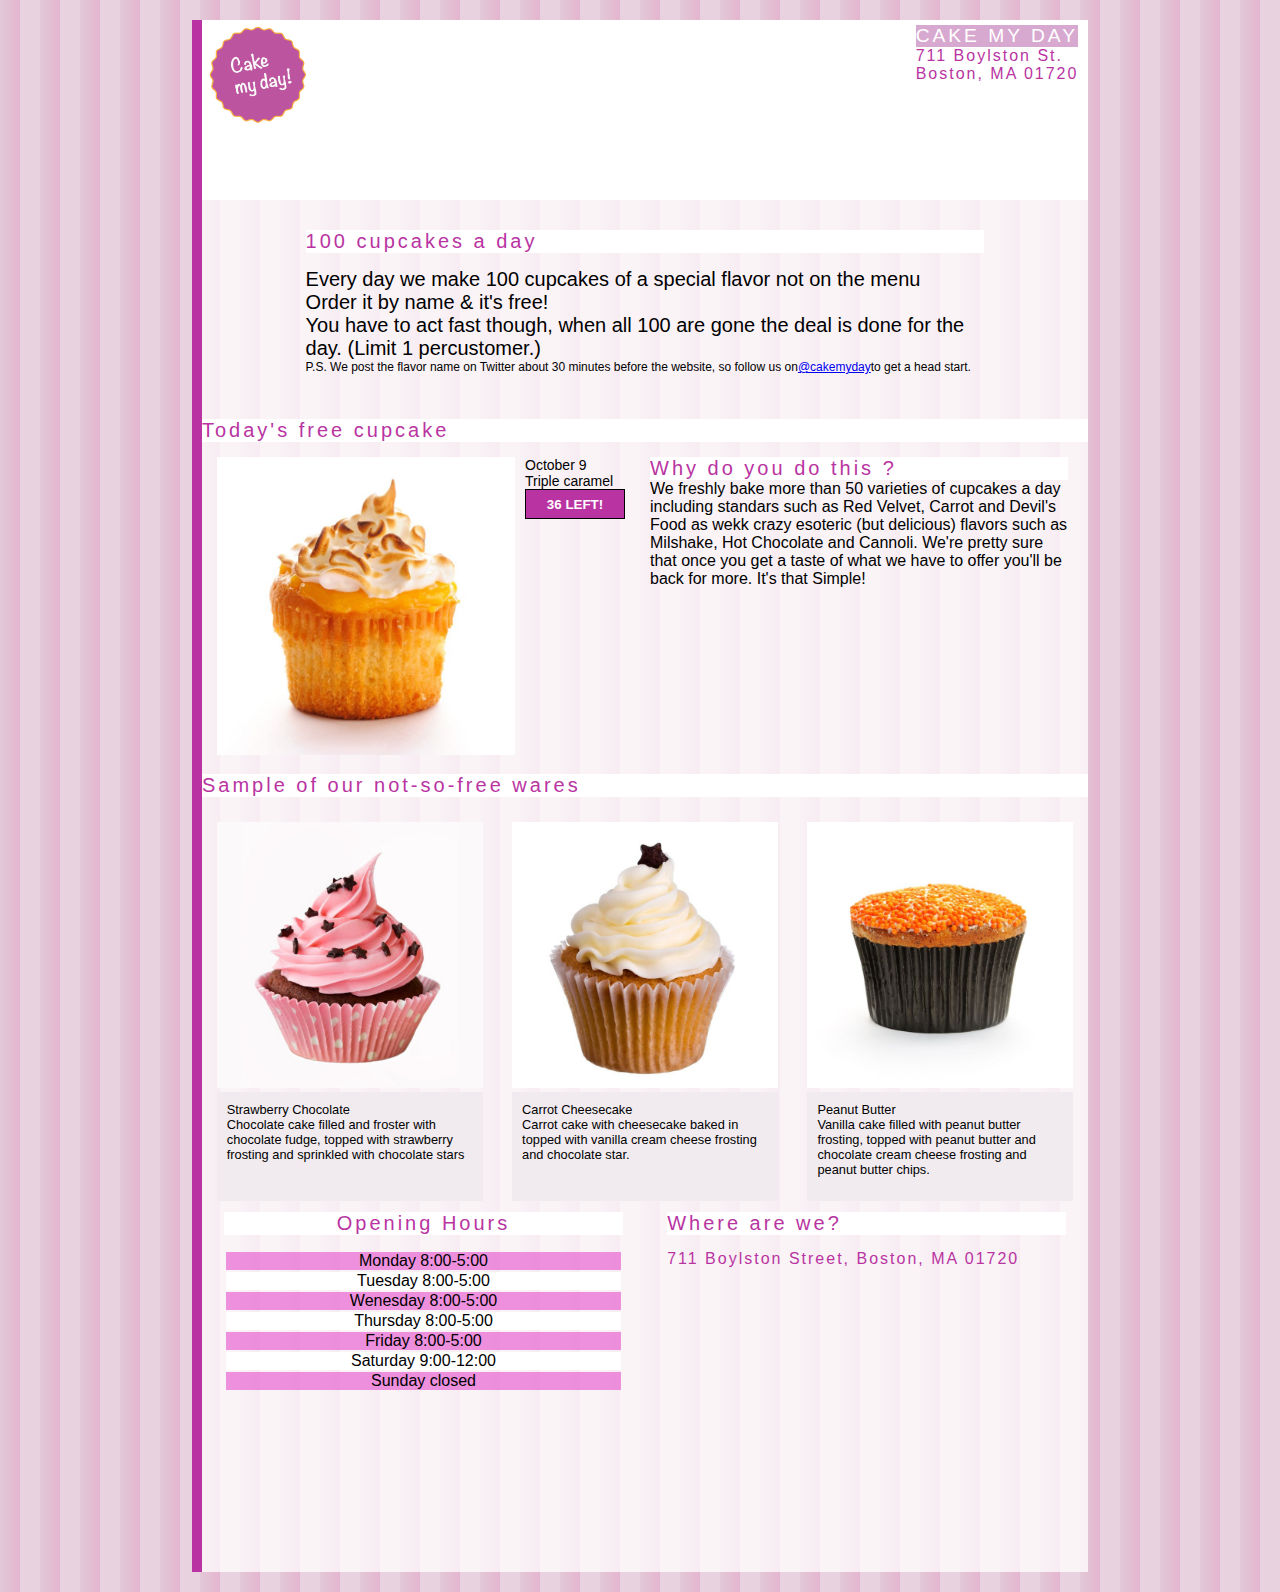
<file: cake my day 1/cakeMyDay.html>
<!DOCTYPE html>
<html lang="fr">

<head>
    <meta charset="UTF-8">
    <meta name="viewport" content="width=device-width, initial-scale=1.0">
    <meta name="author" content="Sophie Ostermeyer">
    <link rel="shortcut icon" href="assets/img/logo.png">
    <link rel="stylesheet" href="assets/css/cakeMyDay.css">
    <title>Cake My Day</title>
</head>

<body>
    <div id="container">
        <header>
            <!-- Toujours mettre une image dans une div car c'est une balise in-line -->
            <div class="logo">
                <img src="assets/img/logo.png" alt="logo cake my day" >
            </div>
            <div>
                <h1>CAKE MY DAY</h1>
                <p class="adress espace">711 Boylston St. <br>Boston, MA 01720</p>
                <!-- on peut aussi utiliser la balise <adress></adress> -->
            </div>
        </header>

        <!-- <main> -->
<!-- Pas besoin de balise Main  mais on peut-->

            <!-- section 1************************ -->

            <section class="presentation">
                <h2 class="day">100 cupcakes a day</h2>
                <div class="presentationText">
                    <p>Every day we make 100 cupcakes of a special flavor not on the menu <br>
                        Order it by name & it's free! <br>You have to act fast though, when all 100 are gone the deal is
                        done for the day. (Limit 1 percustomer.)</p>
                    <p class="ps"> P.S. We post the flavor name on Twitter about 30 minutes before the website, so
                        follow us on<a href="#">@cakemyday</a>to get a head start.</p>
                </div>
            </section>
        <!-- section 2************************* -->
            <h2 class="today">Today's free cupcake</h2>


            <section class="freeCupcake">
                <div class="cupcakeCard">
                    <div class="cupcakeImg">
                        <img src="assets/img/cupcake1.jpg" alt="cupcake" class="cupcake1">
                    </div>
                    <div class="legende">
                        <p>October 9 <br> Triple caramel</p>
                        <button class="quantity">36 LEFT!</button>
                    </div>
                </div>
                <div class="why">
                    <h2>Why do you do this ?</h2>
                    <p> We freshly bake more than 50 varieties of cupcakes a day including standars such as Red Velvet,
                        Carrot and Devil's Food as wekk crazy esoteric (but delicious) flavors such as Milshake, Hot
                        Chocolate and Cannoli. We're pretty sure that once you get a taste of what we have to offer
                        you'll be back for more. It's that Simple!</p>
                </div>
            </section>
            <!-- section 3******************** -->

            <div class="bgMobile">
                <h2>Sample of our not-so-free wares</h2>
                <section class="sample">
                    <figure>
                        <img src="assets/img/cupcake2.jpg" alt="cupcake">
                        <figcaption>Strawberry Chocolate<br> Chocolate cake filled and froster with chocolate fudge,
                            topped
                            with strawberry frosting and sprinkled with chocolate stars</figcaption>
                    </figure>
                    <figure>
                        <img src="assets/img/cupcake3.jpg" alt="cupcake">
                        <figcaption>Carrot Cheesecake<br> Carrot cake with cheesecake baked in topped with vanilla cream
                            cheese frosting and chocolate star.</figcaption>
                    </figure>
                    <figure>
                        <img src="assets/img/cupcake4.jpg" alt="cupcake">
                        <figcaption>Peanut Butter<br> Vanilla cake filled with peanut butter frosting, topped with
                            peanut
                            butter and chocolate cream cheese frosting and peanut butter chips.</figcaption>
                    </figure>
                </section>
            </div>

            <footer>
                <div class="hours">
                    <h2>Opening Hours</h2>
                    <table>
                        <tr>
                            <th>Monday 8:00-5:00</th>
                        </tr>
                        <tr>
                            <th>Tuesday 8:00-5:00</th>
                        </tr>
                        <tr>
                            <th>Wenesday 8:00-5:00</th>
                        </tr>
                        <tr>
                            <th>Thursday 8:00-5:00</th>
                        </tr>
                        <tr>
                            <th>Friday 8:00-5:00</th>
                        </tr>
                        <tr>
                            <th>Saturday 9:00-12:00</th>
                        </tr>
                        <tr>
                            <th>Sunday closed</th>
                        </tr>
                    </table>
                </div>
                <div class="map">
                    <h2>Where are we?</h2>
                    <p class="adress adress2">711 Boylston Street, Boston, MA 01720</p>
                    <iframe
                        src="https://www.google.com/maps/embed?pb=!1m18!1m12!1m3!1d2948.6637206153073!2d-71.08232422503235!3d42.349692435758236!2m3!1f0!2f0!3f0!3m2!1i1024!2i768!4f13.1!3m3!1m2!1s0x89e37a0e9c3f4717%3A0xf42411ed1082f222!2s711%20Boylston%20St%2C%20Boston%2C%20MA%2002116%2C%20%C3%89tats-Unis!5e0!3m2!1sfr!2sfr!4v1701113813334!5m2!1sfr!2sfr"
                        width="600" height="300" style="border:0;" allowfullscreen="" loading="lazy"
                        referrerpolicy="no-referrer-when-downgrade"></iframe>
                </div>
            </footer>

        <!-- </main> -->


    </div>
</body>

</html>
</file>
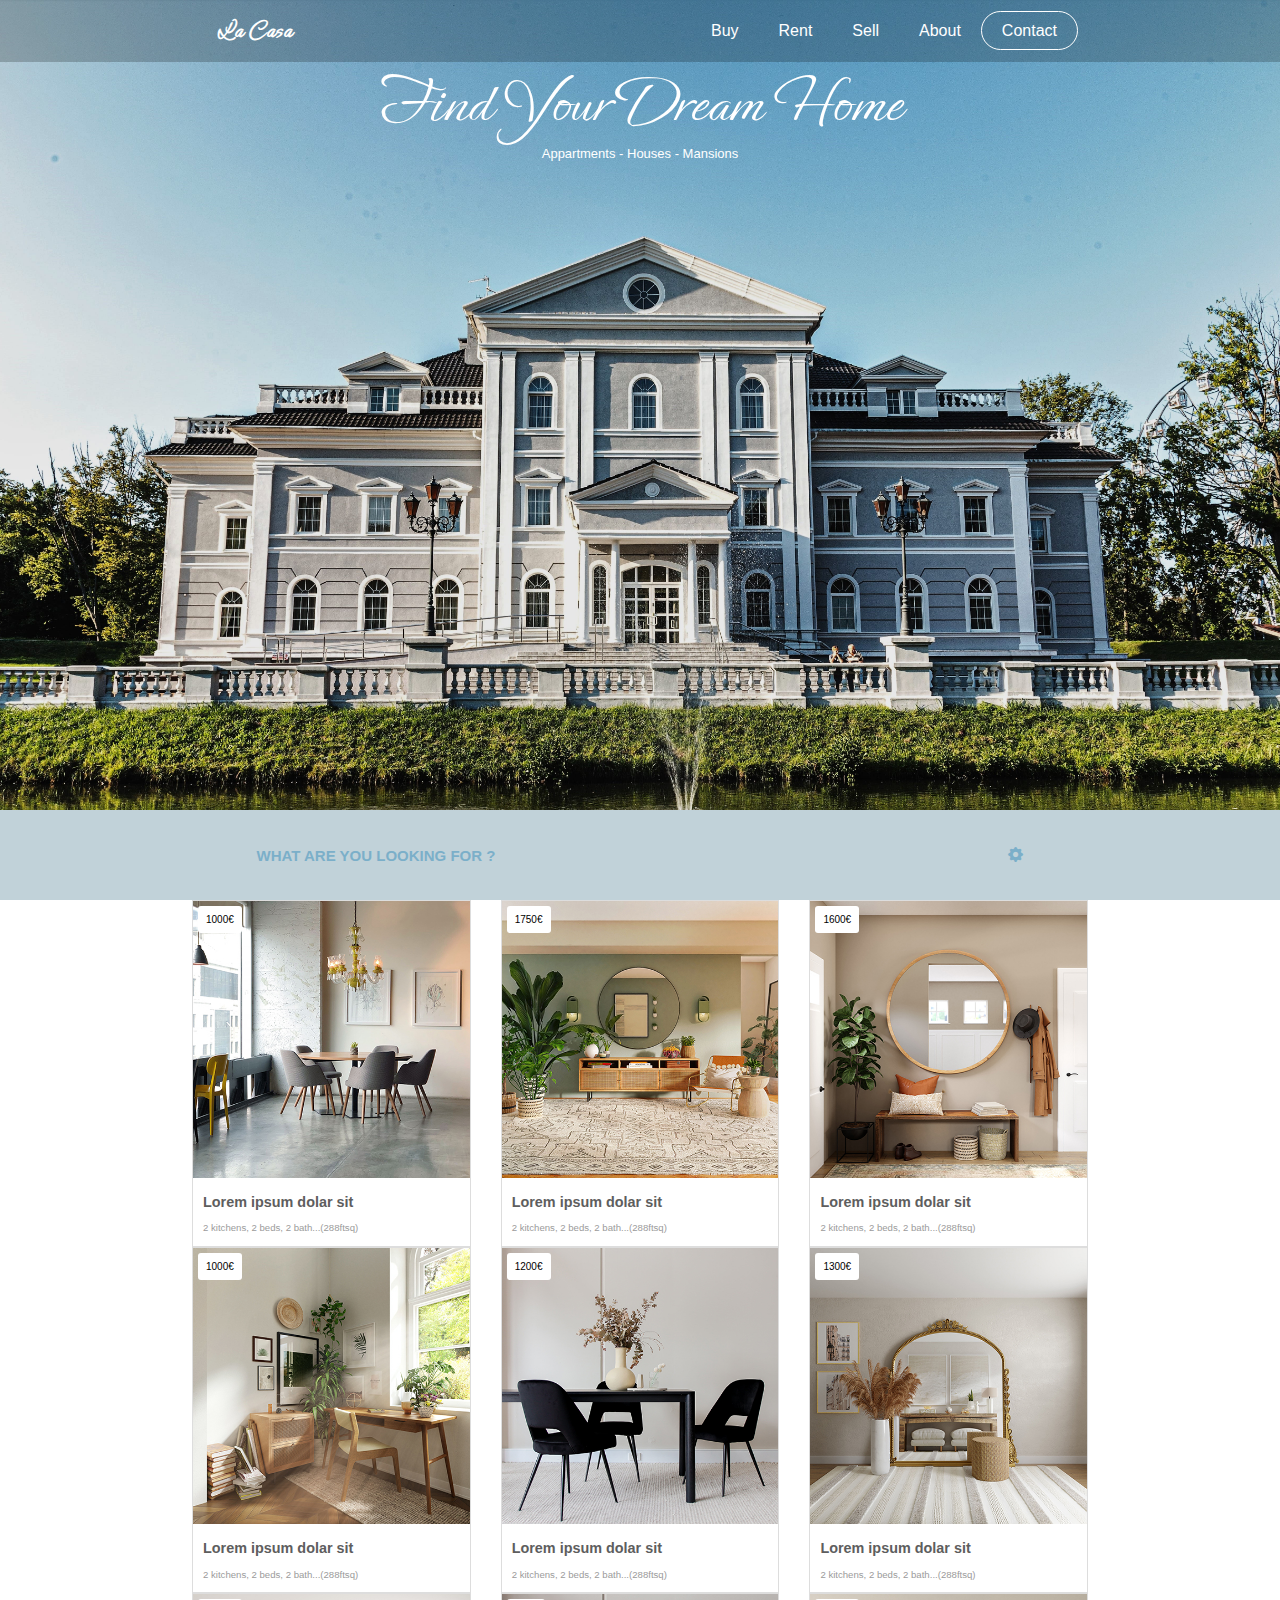
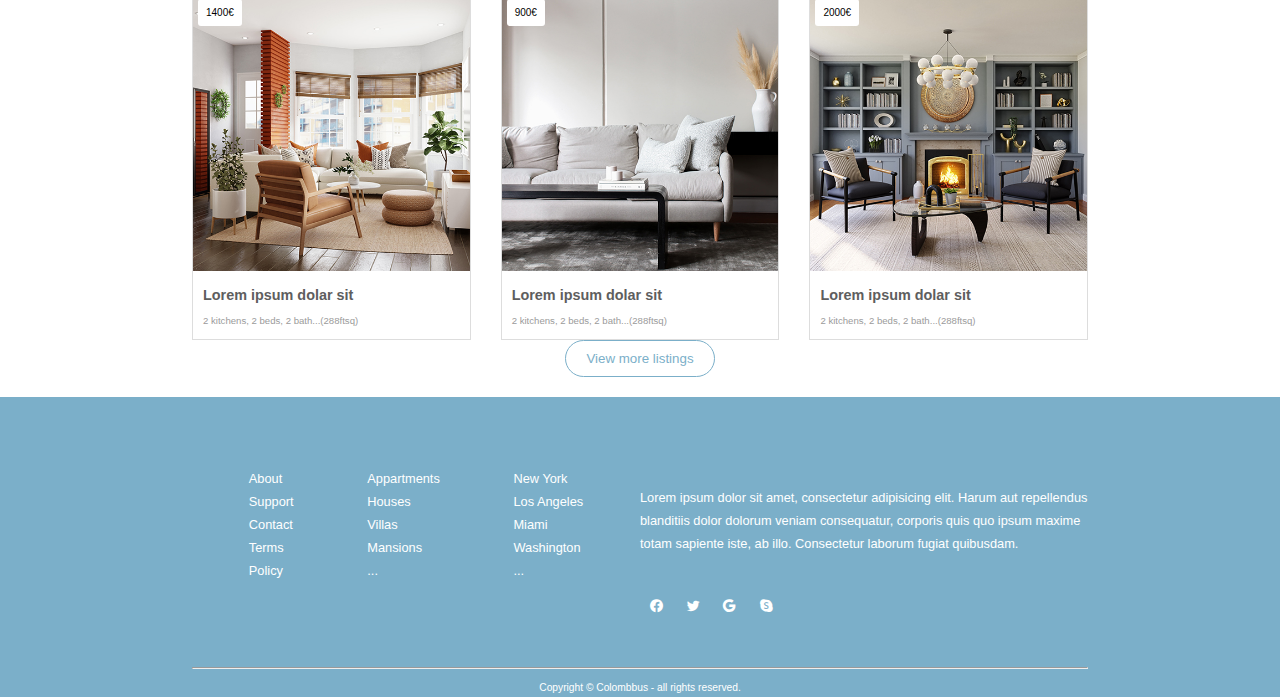
<file: casa 2/casa2.html>
<!DOCTYPE html>
<html lang="fr">

<head>
    <meta charset="UTF-8">
    <meta name="viewport" content="width=device-width, initial-scale=1.0">
    <meta http-equiv="X-UA-Compatible" content="IE=edge">
    <link rel="preconnect" href="https://fonts.googleapis.com">
    <link rel="preconnect" href="https://fonts.gstatic.com" crossorigin>
    <link href="https://fonts.googleapis.com/css2?family=Ephesis&display=swap" rel="stylesheet">

    <!--les icones depuis bootstrat  -->
    <link rel="stylesheet" href="https://cdn.jsdelivr.net/npm/bootstrap-icons@1.9.1/font/bootstrap-icons.css">

    <link rel="shortcut icon" href="assets/img/icon.png" type="image/x-icon">



    <link rel="stylesheet" href="assets/css/casa2.css">


    <title>La casa - Accueil</title>
</head>

<body>
    <header>
        <div id="navigation">
            <h1>La Casa</h1>
            <nav>
                <ul id="liste">
                    <li><a href="#">Buy</a></li>
                    <li><a href="#">Rent</a></li>
                    <li><a href="#">Sell</a></li>
                    <li><a href="#">About</a></li>
                    <li><a id="contact" href="#">Contact</a></li>
                </ul>
            </nav>
        </div>
        <div id="presentation">
            <h2>Find your dream home</h2>
            <p>Appartments - Houses - Mansions</p>
        </div>
    </header>

    <section id="recherche">
        <p>
            What are you looking for ?
        </p>
        <i class="bi bi-gear-fill"></i>
    </section>


    <main>
        <div id="container">

            <section class="ligne">
                <article>
                    <div class="annonce">
                        <img src="assets/img/01-img.jpg" alt="">
                        <div class="prix">
                            1000€
                        </div>
                        <div class="texte">
                            <h2>Lorem ipsum dolar sit</h2>
                            <p> 2 kitchens, 2 beds, 2 bath...(288ftsq)</p>
                        </div>
                    </div>
                </article>
                <article>
                    <div class="annonce">
                        <img src="assets/img/02-img.jpg" alt="">
                        <div class="prix">
                            1750€
                        </div>
                        <div class="texte">
                            <h2>Lorem ipsum dolar sit</h2>
                            <p> 2 kitchens, 2 beds, 2 bath...(288ftsq)</p>
                        </div>
                    </div>
                </article>
                <article>
                    <div class="annonce">
                        <img src="assets/img/03-img.jpg" alt="">
                        <div class="prix">
                            1600€
                        </div>
                        <div class="texte">
                            <h2>Lorem ipsum dolar sit</h2>
                            <p> 2 kitchens, 2 beds, 2 bath...(288ftsq)</p>
                        </div>
                    </div>
                </article>
                <article>
                    <div class="annonce">
                        <img src="assets/img/04-img.jpg" alt="">
                        <div class="prix">
                            1000€
                        </div>
                        <div class="texte">
                            <h2>Lorem ipsum dolar sit</h2>
                            <p> 2 kitchens, 2 beds, 2 bath...(288ftsq)</p>
                        </div>
                    </div>
                </article>
                <article>
                    <div class="annonce">
                        <img src="assets/img/05-img.jpg" alt="">
                        <div class="prix">
                            1200€
                        </div>
                        <div class="texte">
                            <h2>Lorem ipsum dolar sit</h2>
                            <p> 2 kitchens, 2 beds, 2 bath...(288ftsq)</p>
                        </div>
                    </div>
                </article>
                <article>
                    <div class="annonce">
                        <img src="assets/img/06-img.jpg" alt="">
                        <div class="prix">
                            1300€
                        </div>
                        <div class="texte">
                            <h2>Lorem ipsum dolar sit</h2>
                            <p> 2 kitchens, 2 beds, 2 bath...(288ftsq)</p>
                        </div>
                    </div>
                </article>
                <article>
                    <div class="annonce">
                        <img src="assets/img/07-img.jpg" alt="">
                        <div class="prix">
                            1400€
                        </div>
                        <div class="texte">
                            <h2>Lorem ipsum dolar sit</h2>
                            <p> 2 kitchens, 2 beds, 2 bath...(288ftsq)</p>
                        </div>
                    </div>
                </article>
                <article>
                    <div class="annonce">
                        <img src="assets/img/08-img.jpg" alt="">
                        <div class="prix">
                            900€
                        </div>
                        <div class="texte">
                            <h2>Lorem ipsum dolar sit</h2>
                            <p> 2 kitchens, 2 beds, 2 bath...(288ftsq)</p>
                        </div>
                    </div>
                </article>
                <article>
                    <div class="annonce">
                        <img src="assets/img/09-img.jpg" alt="">
                        <div class="prix">
                            2000€
                        </div>
                        <div class="texte">
                            <h2>Lorem ipsum dolar sit</h2>
                            <p> 2 kitchens, 2 beds, 2 bath...(288ftsq)</p>
                        </div>
                    </div>
                </article>
            </section>
        </div>
        <div class="more">
            <button>
                View more listings
            </button>
        </div>


    </main>


    <footer>
        <div class="container">

            <div class="footer">

                <div class="row">
                    <div>
                        <p><a href="#">About</a></p>
                        <p><a href="#">Support</a></p>
                        <p><a href="#">Contact</a></p>
                        <p><a href="#">Terms</a></p>
                        <p><a href="#">Policy</a></p>
                    </div>
                    <div>
                        <p><a href="#">Appartments</a></p>
                        <p><a href="#">Houses</a></p>
                        <p><a href="#">Villas</a></p>
                        <p><a href="#">Mansions</a></p>
                        <p><a href="#">...</a></p>
                    </div>
                    <div>
                        <p><a href="#">New York</a></p>
                        <p><a href="#">Los Angeles</a></p>
                        <p><a href="#">Miami</a></p>
                        <p><a href="#">Washington</a></p>
                        <p><a href="#">...</a></p>
                    </div>
                </div>

                <div class="col">
                    <div>

                        <p>
                            Lorem ipsum dolor sit amet, consectetur adipisicing elit. Harum aut repellendus blanditiis
                            dolor
                            dolorum veniam consequatur, corporis quis quo ipsum maxime totam sapiente iste, ab illo.
                            Consectetur
                            laborum fugiat quibusdam.

                        </p>
                    </div>
                    <div class="socio">
                        <a href="#"><i class="bi bi-facebook"></i></a>
                        <a href="#"><i class="bi bi-twitter"></i></a>
                        <a href="#"><i class="bi bi-google"></i></a>
                        <a href="#"><i class="bi bi-skype"></i></a>
                    </div>
                </div>
            </div>
            <hr>
            <p class="copyright">
                Copyright &copy; Colombbus - all rights reserved.
            </p>
        </div>

    </footer>


</body>

</html>
</file>
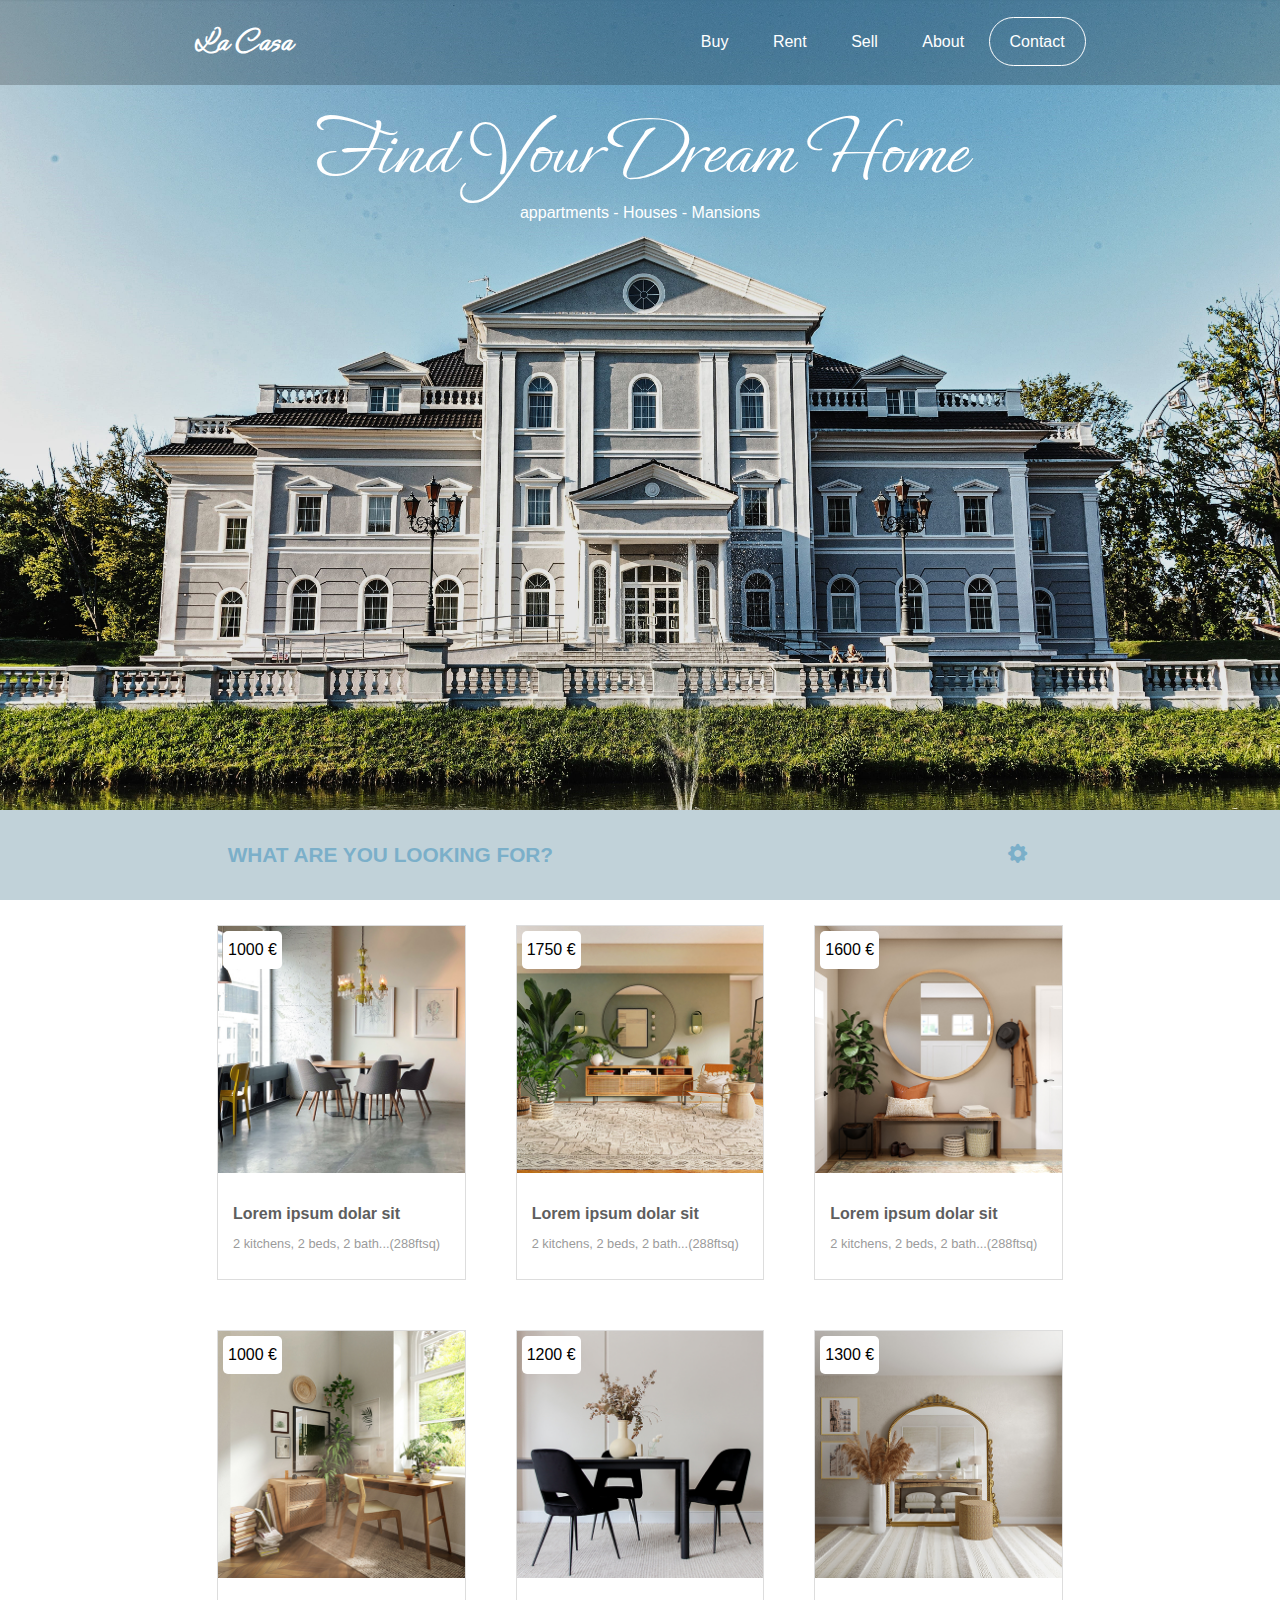
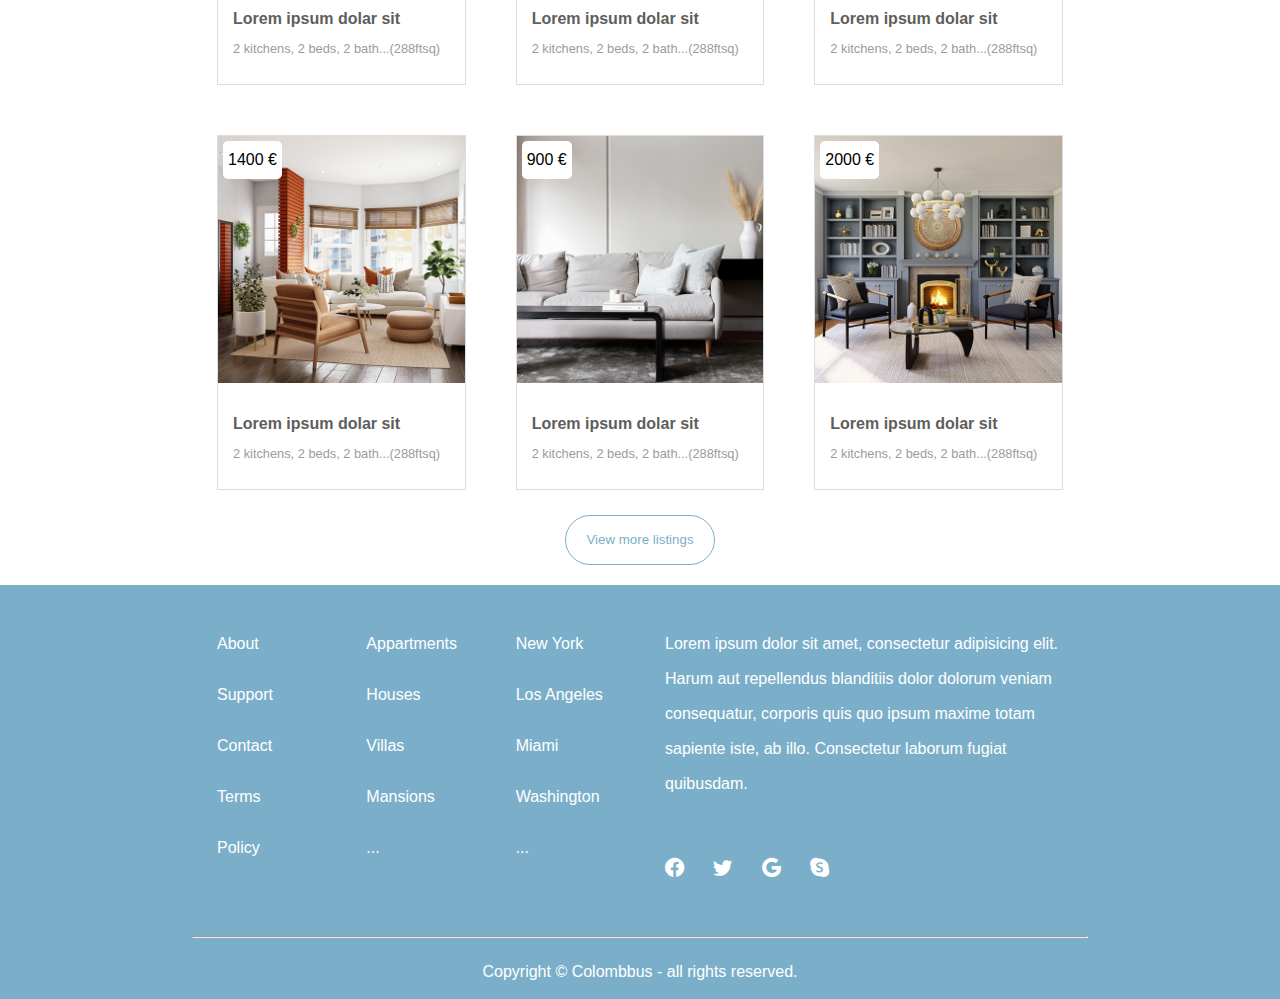
<file: casa/casa.html>
<!DOCTYPE html>
<html lang="fr">

<head>
  <meta charset="UTF-8">
  <meta name="viewport" content="width=device-width, initial-scale=1.0">
  <meta http-equiv="X-UA-Compatible" content="IE=edge">
  <link rel="preconnect" href="https://fonts.googleapis.com">
  <link rel="preconnect" href="https://fonts.gstatic.com" crossorigin>
  <link href="https://fonts.googleapis.com/css2?family=Ephesis&display=swap" rel="stylesheet">

  <!--les icones depuis bootstrat  -->
  <link rel="stylesheet" href="https://cdn.jsdelivr.net/npm/bootstrap-icons@1.9.1/font/bootstrap-icons.css">



  <link rel="stylesheet" href="assets/css/casa.css">


  <title>La casa - Accueil</title>
</head>

<body>
  <header>
    <div id="navigation">
      <h1>La Casa</h1>
      <nav>
        <a href="#">Buy</a>
        <a href="#">Rent</a>
        <a href="#">Sell</a>
        <a href="#">About</a>
        <a id="contact" href="#">Contact</a>

      </nav>
    </div>
    <div id="presentation">
      <h2>Find your dream home</h2>
      <p>appartments - Houses - Mansions</p>
    </div>

  </header>
  <section id="recherche">
    <p>
      What are you looking for?
    </p>
    <i class="bi bi-gear-fill"></i>
  </section>

  <main class="container">
    <section class="row">
      <article class="col-4">
        <div class="annonce">
          <img src="assets/img/01-img.jpg" alt="">
          <div class="prix">
            1000 €
          </div>
          <div class="texte">
            <h2>Lorem ipsum dolar sit</h2>
            <p> 2 kitchens, 2 beds, 2 bath...(288ftsq)</p>
          </div>
        </div>
      </article>

      <article class="col-4">
        <div class="annonce">
          <img src="assets/img/02-img.jpg" alt="">
          <div class="prix">
            1750 €
          </div>
          <div class="texte">
            <h2>Lorem ipsum dolar sit</h2>
            <p> 2 kitchens, 2 beds, 2 bath...(288ftsq)</p>
          </div>
        </div>
      </article>

      <article class="col-4">
        <div class="annonce">
          <img src="assets/img/03-img.jpg" alt="">
          <div class="prix">
            1600 €
          </div>
          <div class="texte">
            <h2>Lorem ipsum dolar sit</h2>
            <p> 2 kitchens, 2 beds, 2 bath...(288ftsq)</p>
          </div>
        </div>

      </article>
      <article class="col-4">
        <div class="annonce">
          <img src="assets/img/04-img.jpg" alt="">
          <div class="prix">
            1000 €
          </div>
          <div class="texte">
            <h2>Lorem ipsum dolar sit</h2>
            <p> 2 kitchens, 2 beds, 2 bath...(288ftsq)</p>
          </div>
        </div>
      </article>
      <article class="col-4">
        <div class="annonce">
          <img src="assets/img/05-img.jpg" alt="">
          <div class="prix">
            1200 €
          </div>
          <div class="texte">
            <h2>Lorem ipsum dolar sit</h2>
            <p> 2 kitchens, 2 beds, 2 bath...(288ftsq)</p>
          </div>
        </div>
      </article>
      <article class="col-4">
        <div class="annonce">
          <img src="assets/img/06-img.jpg" alt="">
          <div class="prix">
            1300 €
          </div>
          <div class="texte">
            <h2>Lorem ipsum dolar sit</h2>
            <p> 2 kitchens, 2 beds, 2 bath...(288ftsq)</p>
          </div>
        </div>
      </article>
      <article class="col-4">
        <div class="annonce">
          <img src="assets/img/07-img.jpg" alt="">
          <div class="prix">
            1400 €
          </div>
          <div class="texte">
            <h2>Lorem ipsum dolar sit</h2>
            <p> 2 kitchens, 2 beds, 2 bath...(288ftsq)</p>
          </div>
        </div>
      </article>
      <article class="col-4">
        <div class="annonce">
          <img src="assets/img/08-img.jpg" alt="">
          <div class="prix">
            900 €
          </div>
          <div class="texte">
            <h2>Lorem ipsum dolar sit</h2>
            <p> 2 kitchens, 2 beds, 2 bath...(288ftsq)</p>
          </div>
        </div>
      </article>
      <article class="col-4">
        <div class="annonce">
          <img src="assets/img/09-img.jpg" alt="">
          <div class="prix">
            2000 €
          </div>
          <div class="texte">
            <h2>Lorem ipsum dolar sit</h2>
            <p> 2 kitchens, 2 beds, 2 bath...(288ftsq)</p>
          </div>
        </div>
      </article>

    </section>

    <div class="more">
      <button>
        View more listings
      </button>
    </div>

  </main>


  <footer>
    <div class="container">

      <div class="row">
        <div class="col-2">
          <p><a href="#">About</a></p>
          <p><a href="#">Support</a></p>
          <p><a href="#">Contact</a></p>
          <p><a href="#">Terms</a></p>
          <p><a href="#">Policy</a></p>
        </div>
        <div class="col-2">
          <p><a href="#">Appartments</a></p>
          <p><a href="#">Houses</a></p>
          <p><a href="#">Villas</a></p>
          <p><a href="#">Mansions</a></p>
          <p><a href="#">...</a></p>
        </div>
        <div class="col-2">
          <p><a href="#">New York</a></p>
          <p><a href="#">Los Angeles</a></p>
          <p><a href="#">Miami</a></p>
          <p><a href="#">Washington</a></p>
          <p><a href="#">...</a></p>
        </div>
        <div class="col-6">
          <p>
            Lorem ipsum dolor sit amet, consectetur adipisicing elit. Harum aut repellendus blanditiis dolor
            dolorum veniam consequatur, corporis quis quo ipsum maxime totam sapiente iste, ab illo. Consectetur
            laborum fugiat quibusdam.

          </p>
          <br>
          <p>
            <a href="#"><i class="bi bi-facebook"></i></a>
            <a href="#"><i class="bi bi-twitter"></i></a>
            <a href="#"><i class="bi bi-google"></i></a>
            <a href="#"><i class="bi bi-skype"></i></a>

          </p>
        </div>
      </div>
      <hr>
      <p class="copyright">
        Copyright &copy; Colombbus - all rights reserved.
      </p>
    </div>

  </footer>


</body>

</html>
</file>
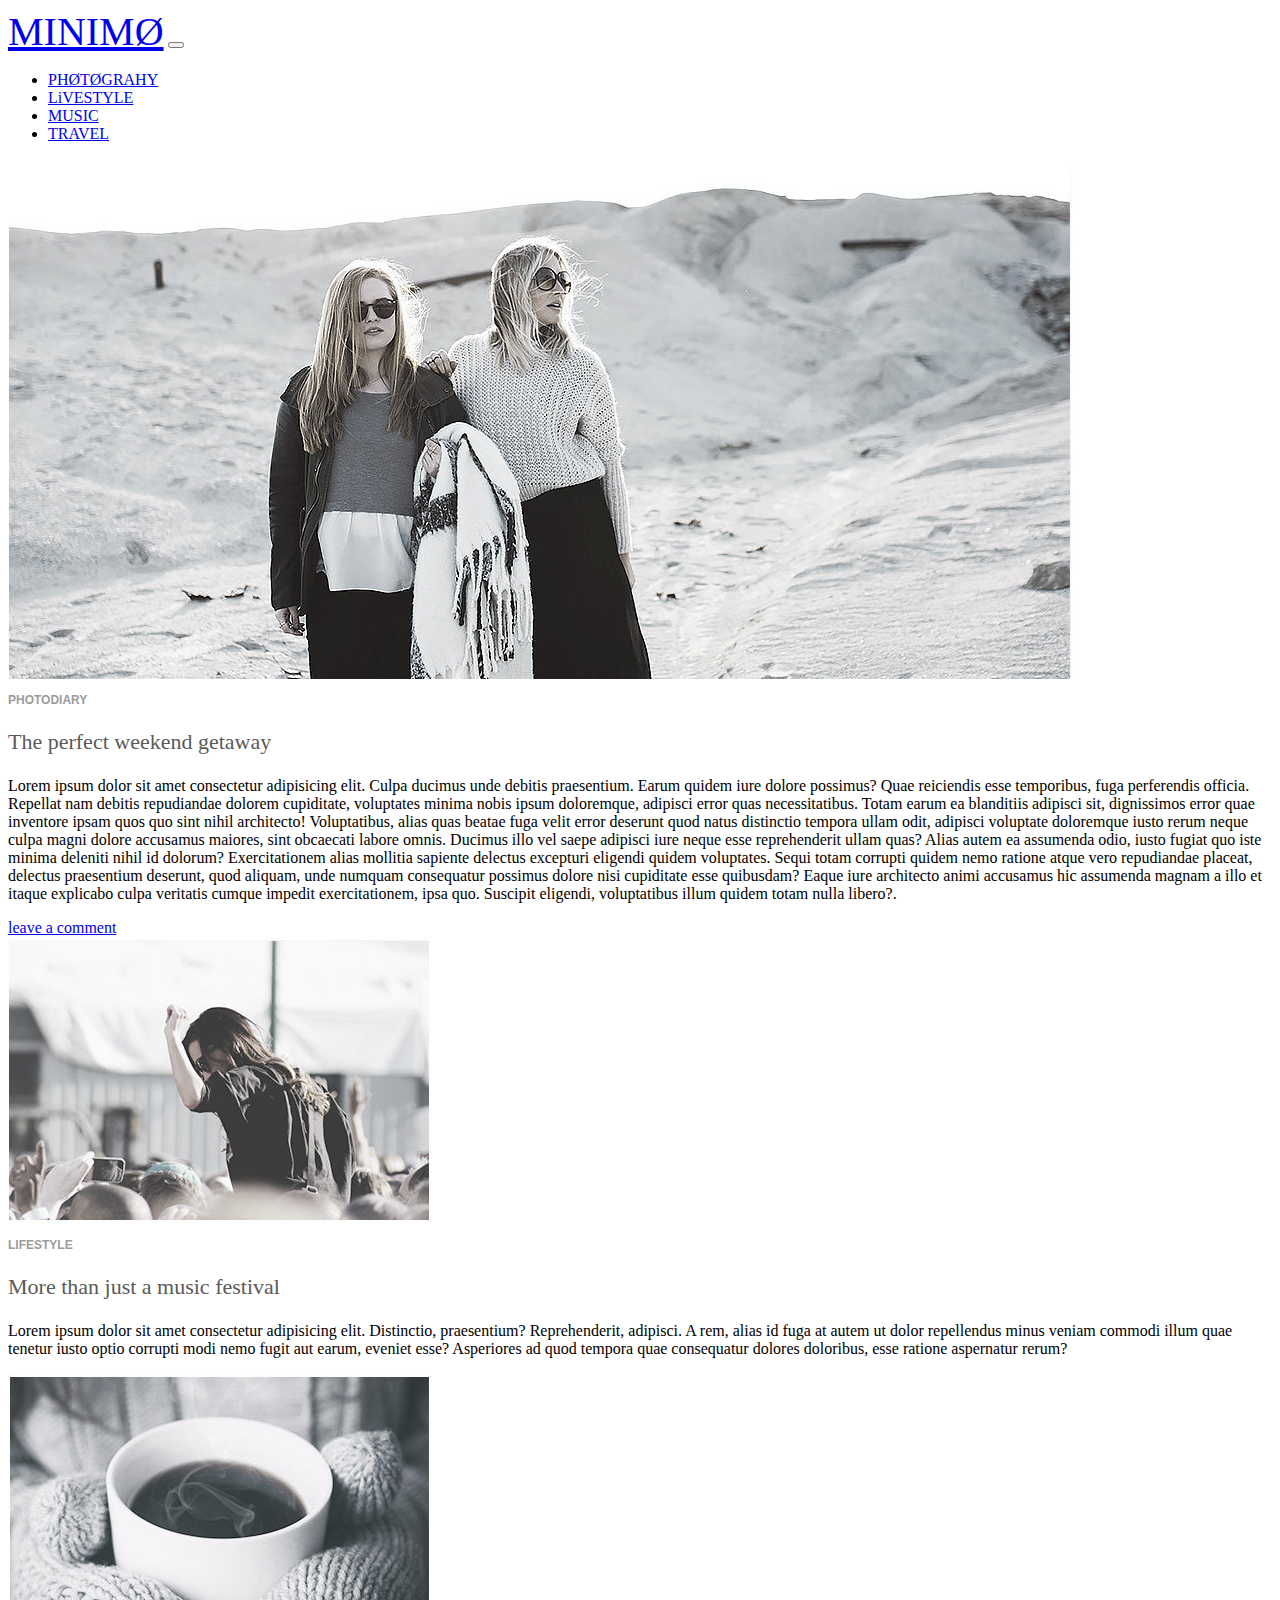
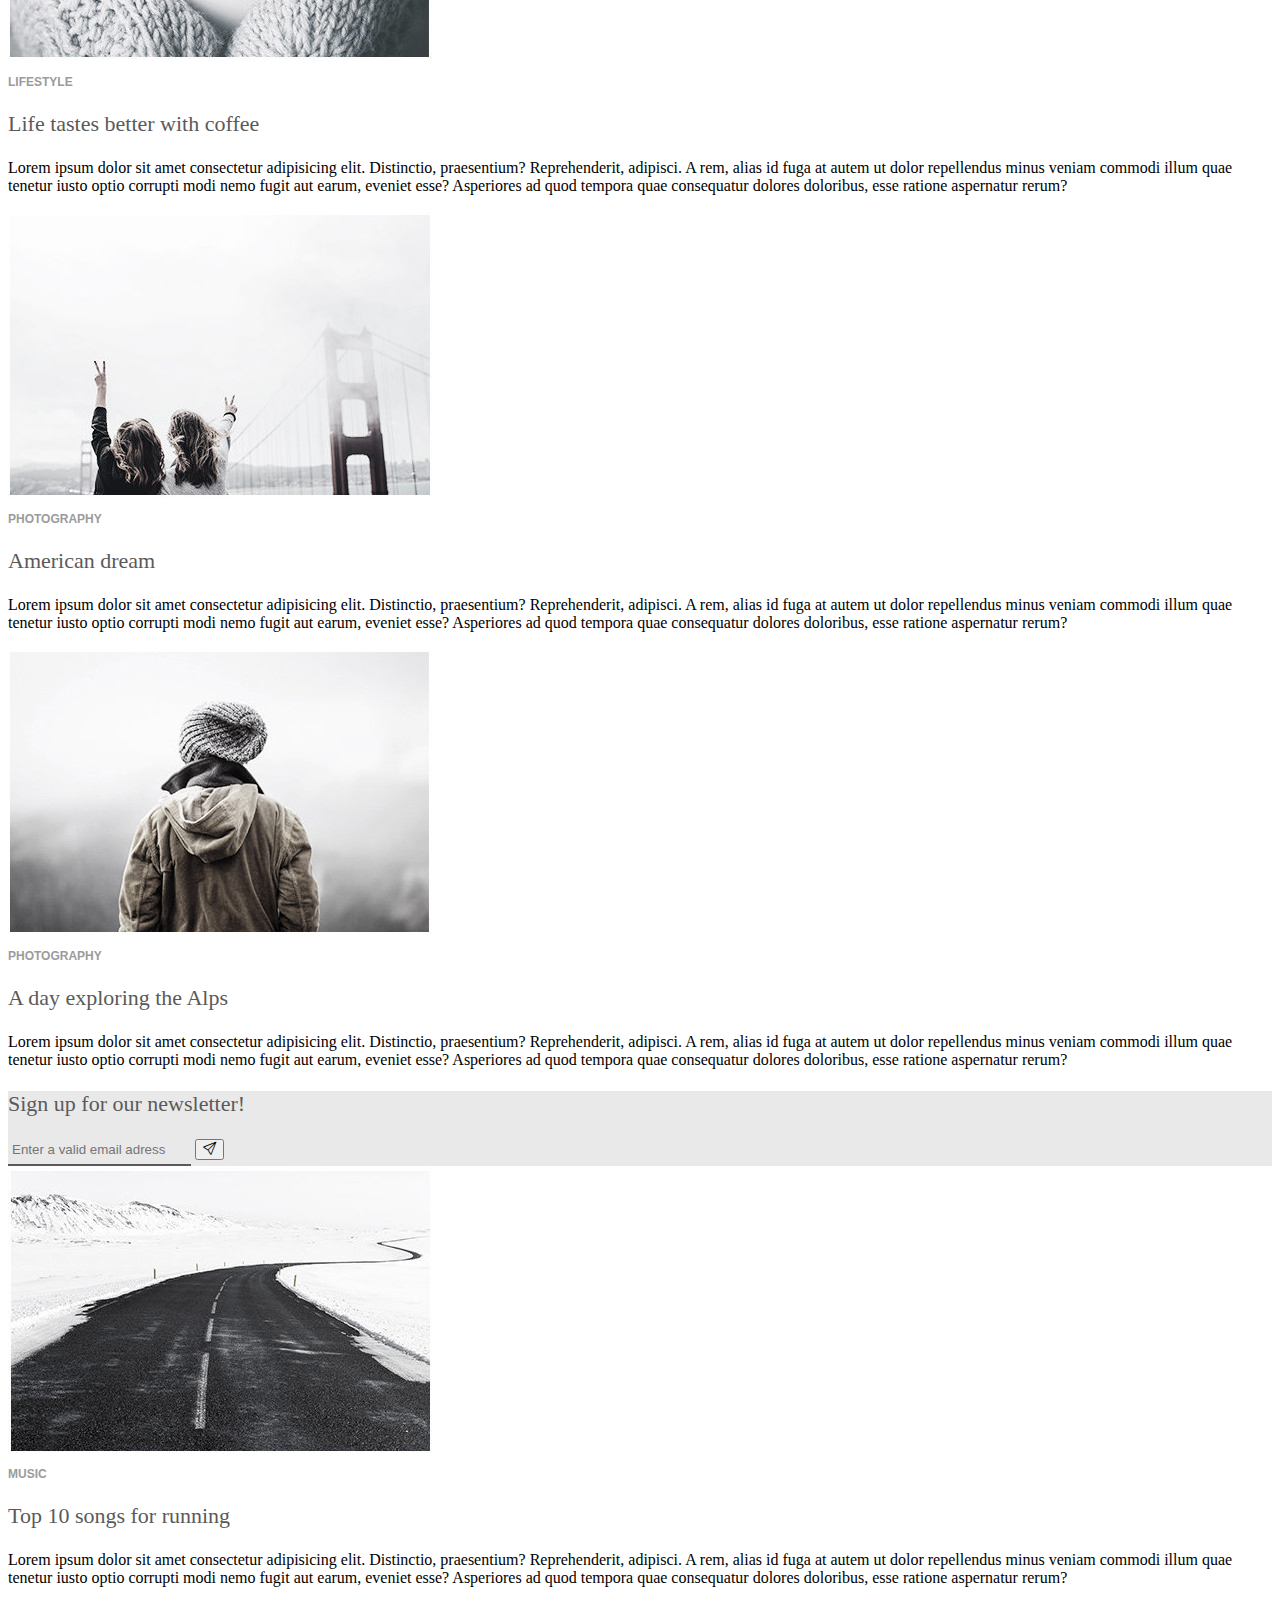
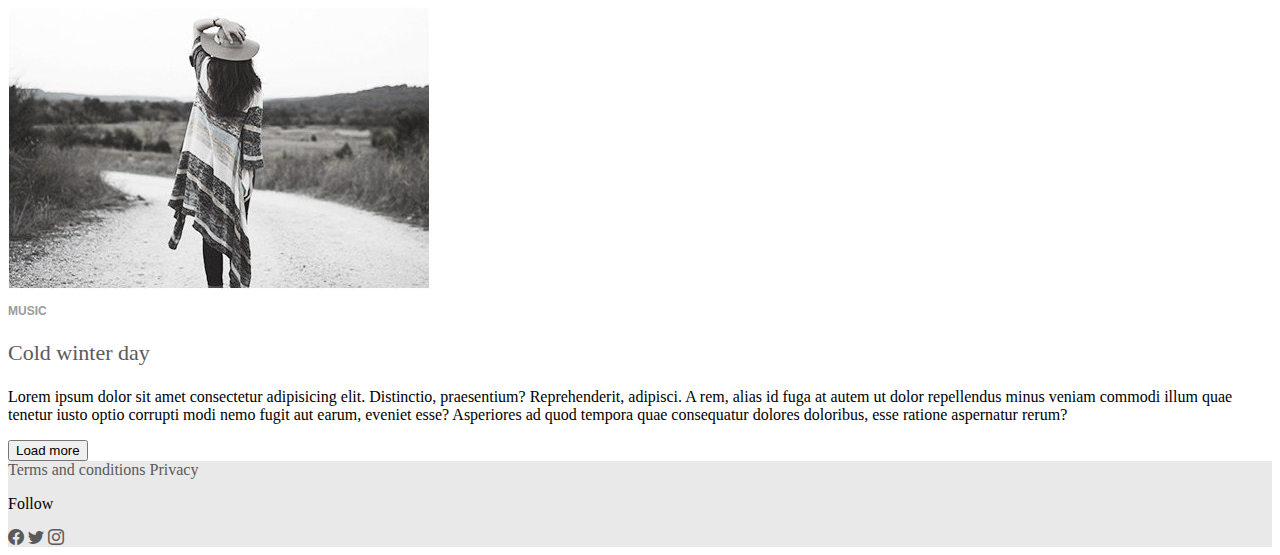
<file: minimo bootstrap/minimoBootstrap.html>
<!DOCTYPE html>
<html lang="en">

<head>
    <meta charset="UTF-8">
    <meta name="viewport" content="width=device-width, initial-scale=1">
    <link rel="shortcut icon" href="assets/img/img_onglet.png">
    <style>
        @import url('https://fonts.googleapis.com/css2?family=IBM+Plex+Sans&display=swap');
    </style>
    <!-- <script src="https://kit.fontawesome.com/d6f6cc9cbc.js" crossorigin="anonymous"></script> -->
    <link rel="stylesheet" href="https://cdn.jsdelivr.net/npm/bootstrap-icons@1.11.2/font/bootstrap-icons.min.css">
    <link href="https://cdn.jsdelivr.net/npm/bootstrap@5.3.2/dist/css/bootstrap.min.css" rel="stylesheet"
        integrity="sha384-T3c6CoIi6uLrA9TneNEoa7RxnatzjcDSCmG1MXxSR1GAsXEV/Dwwykc2MPK8M2HN" crossorigin="anonymous">
    <link rel="stylesheet" href="assets/css/minimoBootstrap.css">
    <title>MINIMO</title>
</head>

<body>
    <!-- <header class="d-flex"> -->
    <!-- <div id="navigation">
            <h1>MINIM&#xD8;</h1>
            <nav>
                <a href="#photography"> photography</a>
                <a href="#lifestyle"> lifestyle</a>
                <a href="#music"> music</a>
                <a href="#travel"> travel</a>
            </nav>
        </div> -->

    <nav class="navbar navbar-expand-lg bg-body-tertiary position-fixed w-100">
        <div class="container">
            <a class="navbar-brand" href="#" style="font-size:40px">MINIM&#xD8;</a>
            <button class="navbar-toggler" type="button" data-bs-toggle="collapse" data-bs-target="#navbarTogglerDemo02"
                aria-controls="navbarTogglerDemo02" aria-expanded="false" aria-label="Toggle navigation">
                <span class="navbar-toggler-icon"></span>
            </button>
            <div class=" aa collapse navbar-collapse" id="navbarTogglerDemo02">
                <ul class="navbar-nav ms-auto  mb-2 mb-lg-0">
                    <li class="nav-item">
                        <a class="nav-link active" aria-current="page" href="#photography">PH&#xD8;T&#xD8;GRAHY</a>
                    </li>
                    <li class="nav-item">
                        <a class="nav-link" href="#lifestyle">LiVESTYLE</a>
                    </li>
                    <li class="nav-item">
                        <a class="nav-link" href="#music">MUSIC</a>
                    </li>
                    <li class="nav-item">
                        <a class="nav-link" href="#travel">TRAVEL</a>
                    </li>
                </ul>
            </div>
        </div>
    </nav>
    <!-- </header> -->

    <main>
        <section class="container py-5">
            <div class="container">
                <img class="w-100" src="assets/img/img_1.jpg" alt="">
            </div>
            <div>
                <h2>photodiary</h2>
                <h3>The perfect weekend getaway</h3>
                <p>Lorem ipsum dolor sit amet consectetur adipisicing elit. Culpa ducimus unde debitis praesentium.
                    Earum quidem iure dolore possimus? Quae reiciendis esse temporibus, fuga perferendis officia.
                    Repellat nam debitis repudiandae dolorem cupiditate, voluptates minima nobis ipsum doloremque,
                    adipisci error quas necessitatibus. Totam earum ea blanditiis adipisci sit, dignissimos error quae
                    inventore ipsam quos quo sint nihil architecto! Voluptatibus, alias quas beatae fuga velit error
                    deserunt quod natus distinctio tempora ullam odit, adipisci voluptate doloremque iusto rerum neque
                    culpa magni dolore accusamus maiores, sint obcaecati labore omnis. Ducimus illo vel saepe adipisci
                    iure neque esse reprehenderit ullam quas? Alias autem ea assumenda odio, iusto fugiat quo iste
                    minima deleniti nihil id dolorum? Exercitationem alias mollitia sapiente delectus excepturi eligendi
                    quidem voluptates. Sequi totam corrupti quidem nemo ratione atque vero repudiandae placeat, delectus
                    praesentium deserunt, quod aliquam, unde numquam consequatur possimus dolore nisi cupiditate esse
                    quibusdam? Eaque iure architecto animi accusamus hic assumenda magnam a illo et itaque explicabo
                    culpa veritatis cumque impedit exercitationem, ipsa quo. Suscipit eligendi, voluptatibus illum
                    quidem totam nulla libero?.</p>
                <a href="#">leave a comment</a>
            </div>
        </section>

        <section class="container py-5">
            <div class="row" id="lifestyle">
                <article class="col-md-6">
                    <img src="assets/img/img_3.jpg" alt="">
                    <h2>lifestyle</h2>
                    <h3>More than just a music festival</h3>
                    <p>Lorem ipsum dolor sit amet consectetur adipisicing elit. Distinctio, praesentium? Reprehenderit,
                        adipisci. A rem, alias id fuga at autem ut dolor repellendus minus veniam commodi illum quae
                        tenetur iusto optio corrupti modi nemo fugit aut earum, eveniet esse? Asperiores ad quod tempora
                        quae consequatur dolores doloribus, esse ratione aspernatur rerum?</p>
                </article>

                <article class="col-md-6">
                    <img src="assets/img/img_2.jpg" alt="">
                    <h2>lifestyle</h2>
                    <h3>Life tastes better with coffee</h3>
                    <p>Lorem ipsum dolor sit amet consectetur adipisicing elit. Distinctio, praesentium? Reprehenderit,
                        adipisci. A rem, alias id fuga at autem ut dolor repellendus minus veniam commodi illum quae
                        tenetur iusto optio corrupti modi nemo fugit aut earum, eveniet esse? Asperiores ad quod tempora
                        quae consequatur dolores doloribus, esse ratione aspernatur rerum?</p>
                </article>
            </div>

            <div class="row py-5" id="photography">
                <article class="col-md-6">
                    <img src="assets/img/img_5.jpg" alt="">
                    <h2>photography</h2>
                    <h3>American dream</h3>
                    <p>Lorem ipsum dolor sit amet consectetur adipisicing elit. Distinctio, praesentium? Reprehenderit,
                        adipisci. A rem, alias id fuga at autem ut dolor repellendus minus veniam commodi illum quae
                        tenetur iusto optio corrupti modi nemo fugit aut earum, eveniet esse? Asperiores ad quod tempora
                        quae consequatur dolores doloribus, esse ratione aspernatur rerum?</p>
                </article>

                <article class="col-md-6">
                    <img src="assets/img/img_4.jpg" alt="">
                    <h2>photography</h2>
                    <h3>A day exploring the Alps</h3>
                    <p>Lorem ipsum dolor sit amet consectetur adipisicing elit. Distinctio, praesentium? Reprehenderit,
                        adipisci. A rem, alias id fuga at autem ut dolor repellendus minus veniam commodi illum quae
                        tenetur iusto optio corrupti modi nemo fugit aut earum, eveniet esse? Asperiores ad quod tempora
                        quae consequatur dolores doloribus, esse ratione aspernatur rerum?</p>
                </article>
            </div>
        </section>

        <section class="container-fluid newsletter py-5">
            <div class="text-center">
                <h3>Sign up for our newsletter!</h3>
                <div>
                    <input type="email" placeholder="Enter a valid email adress">
                    <button class="btn"><i class="bi bi-send"></i></button>
                </div>
            </div>
        </section>

        <section class="container py-5">
            <div class="row" id="music">
                <article class="col-md-6">
                    <img src="assets/img/img_6.jpg" alt="">
                    <h2>music</h2>
                    <h3>Top 10 songs for running</h3>
                    <p>Lorem ipsum dolor sit amet consectetur adipisicing elit. Distinctio, praesentium? Reprehenderit,
                        adipisci. A rem, alias id fuga at autem ut dolor repellendus minus veniam commodi illum quae
                        tenetur iusto optio corrupti modi nemo fugit aut earum, eveniet esse? Asperiores ad quod tempora
                        quae consequatur dolores doloribus, esse ratione aspernatur rerum?</p>
                </article>

                <article class="col-md-6">
                    <img src="assets/img/img_7.jpg" alt="">
                    <h2>music</h2>
                    <h3>Cold winter day</h3>
                    <p>Lorem ipsum dolor sit amet consectetur adipisicing elit. Distinctio, praesentium? Reprehenderit,
                        adipisci. A rem, alias id fuga at autem ut dolor repellendus minus veniam commodi illum quae
                        tenetur iusto optio corrupti modi nemo fugit aut earum, eveniet esse? Asperiores ad quod tempora
                        quae consequatur dolores doloribus, esse ratione aspernatur rerum?</p>
                </article>
            </div>
            <div class="text-center py-5">
                <button type="button" class="btn btn-light">Load more</button>
            </div>
        </section>
    </main>

    <footer class="py-5">
        <div class="container-fluid">
            <div class="row d-flex justify-content-between">
                <div class="col-md-6 d-flex justify-content-evenly">
                    <a href="" target="_blank">Terms and conditions</a>
                    <a href="" target="_blank">Privacy</a>
                </div>
                <div class="col-md-6 d-flex justify-content-evenly">
                    <p>Follow</p>
                    <a href=""><i class="bi bi-facebook"></i></a>
                    <a href=""><i class="bi bi-twitter"></i></a>
                    <a href=""><i class="bi bi-instagram"></i></a>
                </div>
            </div>
        </div>
    </footer>
    <script src="https://cdn.jsdelivr.net/npm/bootstrap@5.3.2/dist/js/bootstrap.bundle.min.js"
        integrity="sha384-C6RzsynM9kWDrMNeT87bh95OGNyZPhcTNXj1NW7RuBCsyN/o0jlpcV8Qyq46cDfL"
        crossorigin="anonymous"></script>
</body>

</html>
</file>
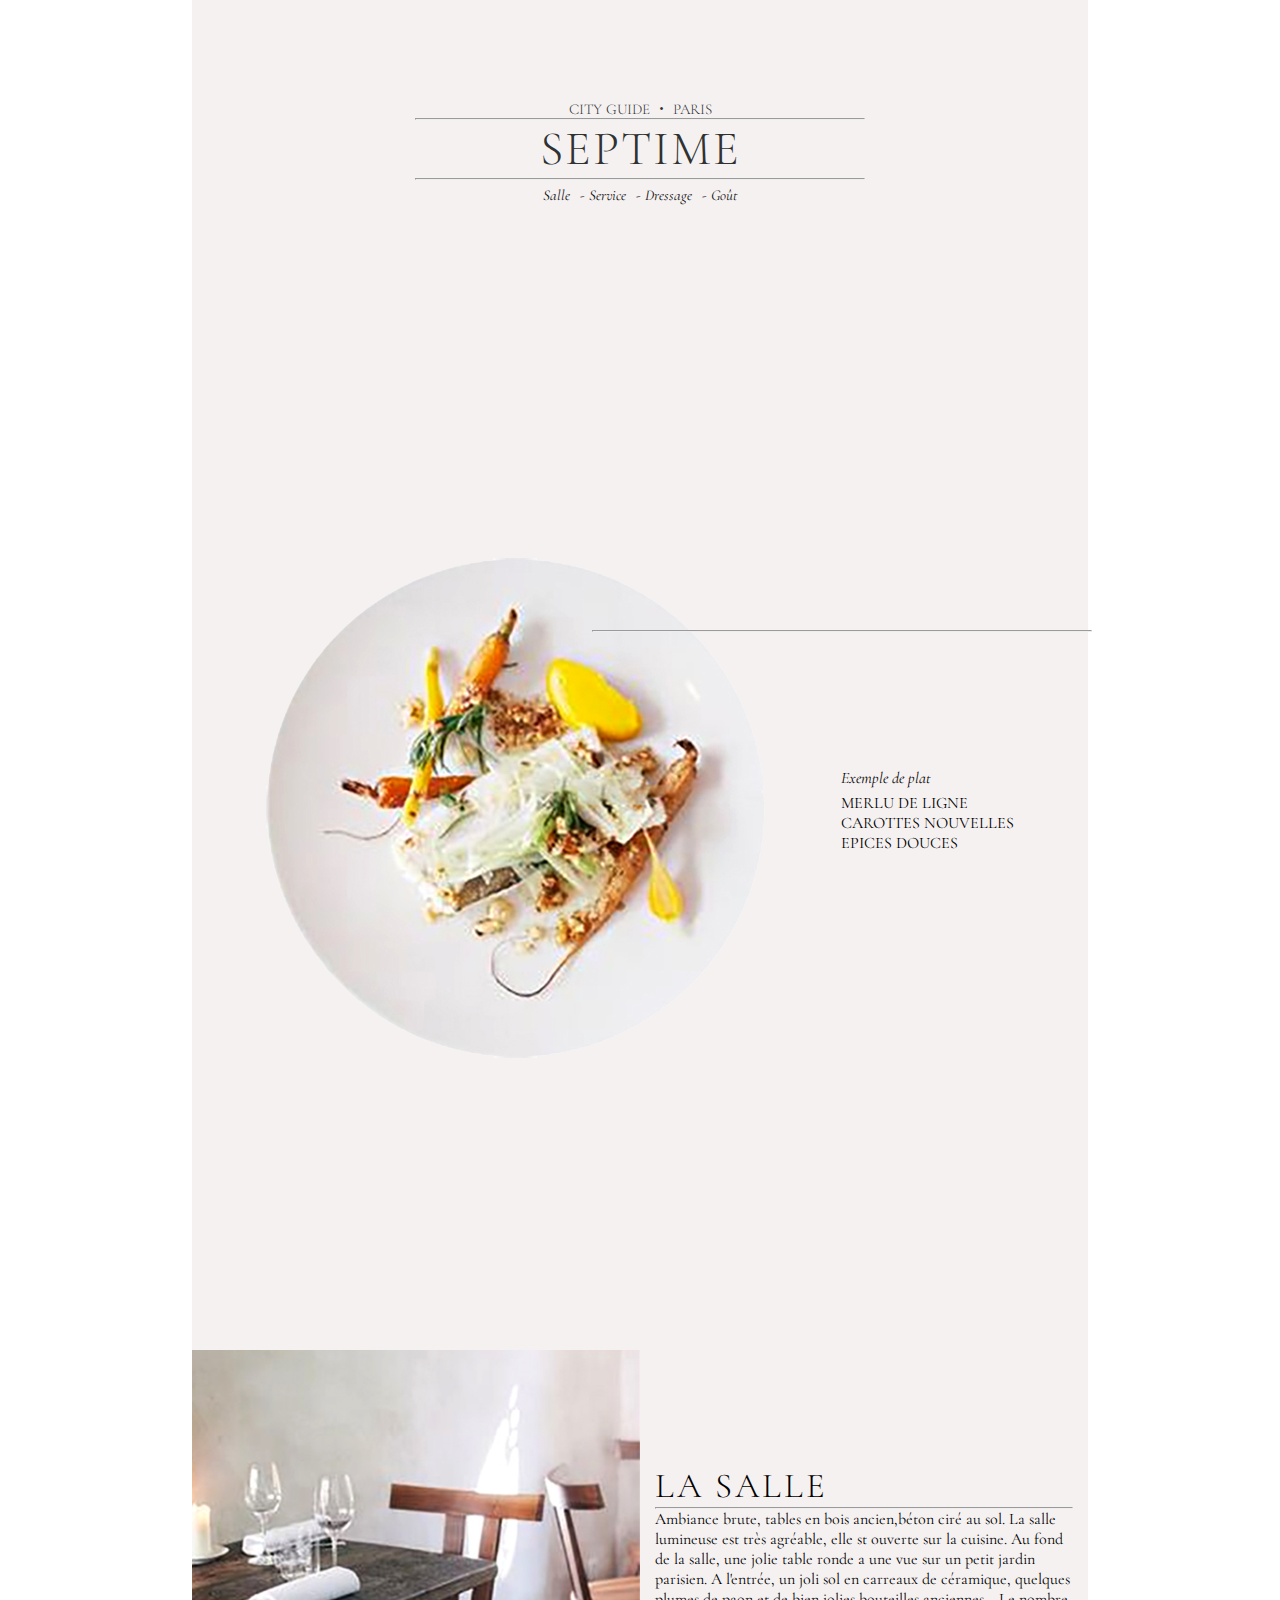
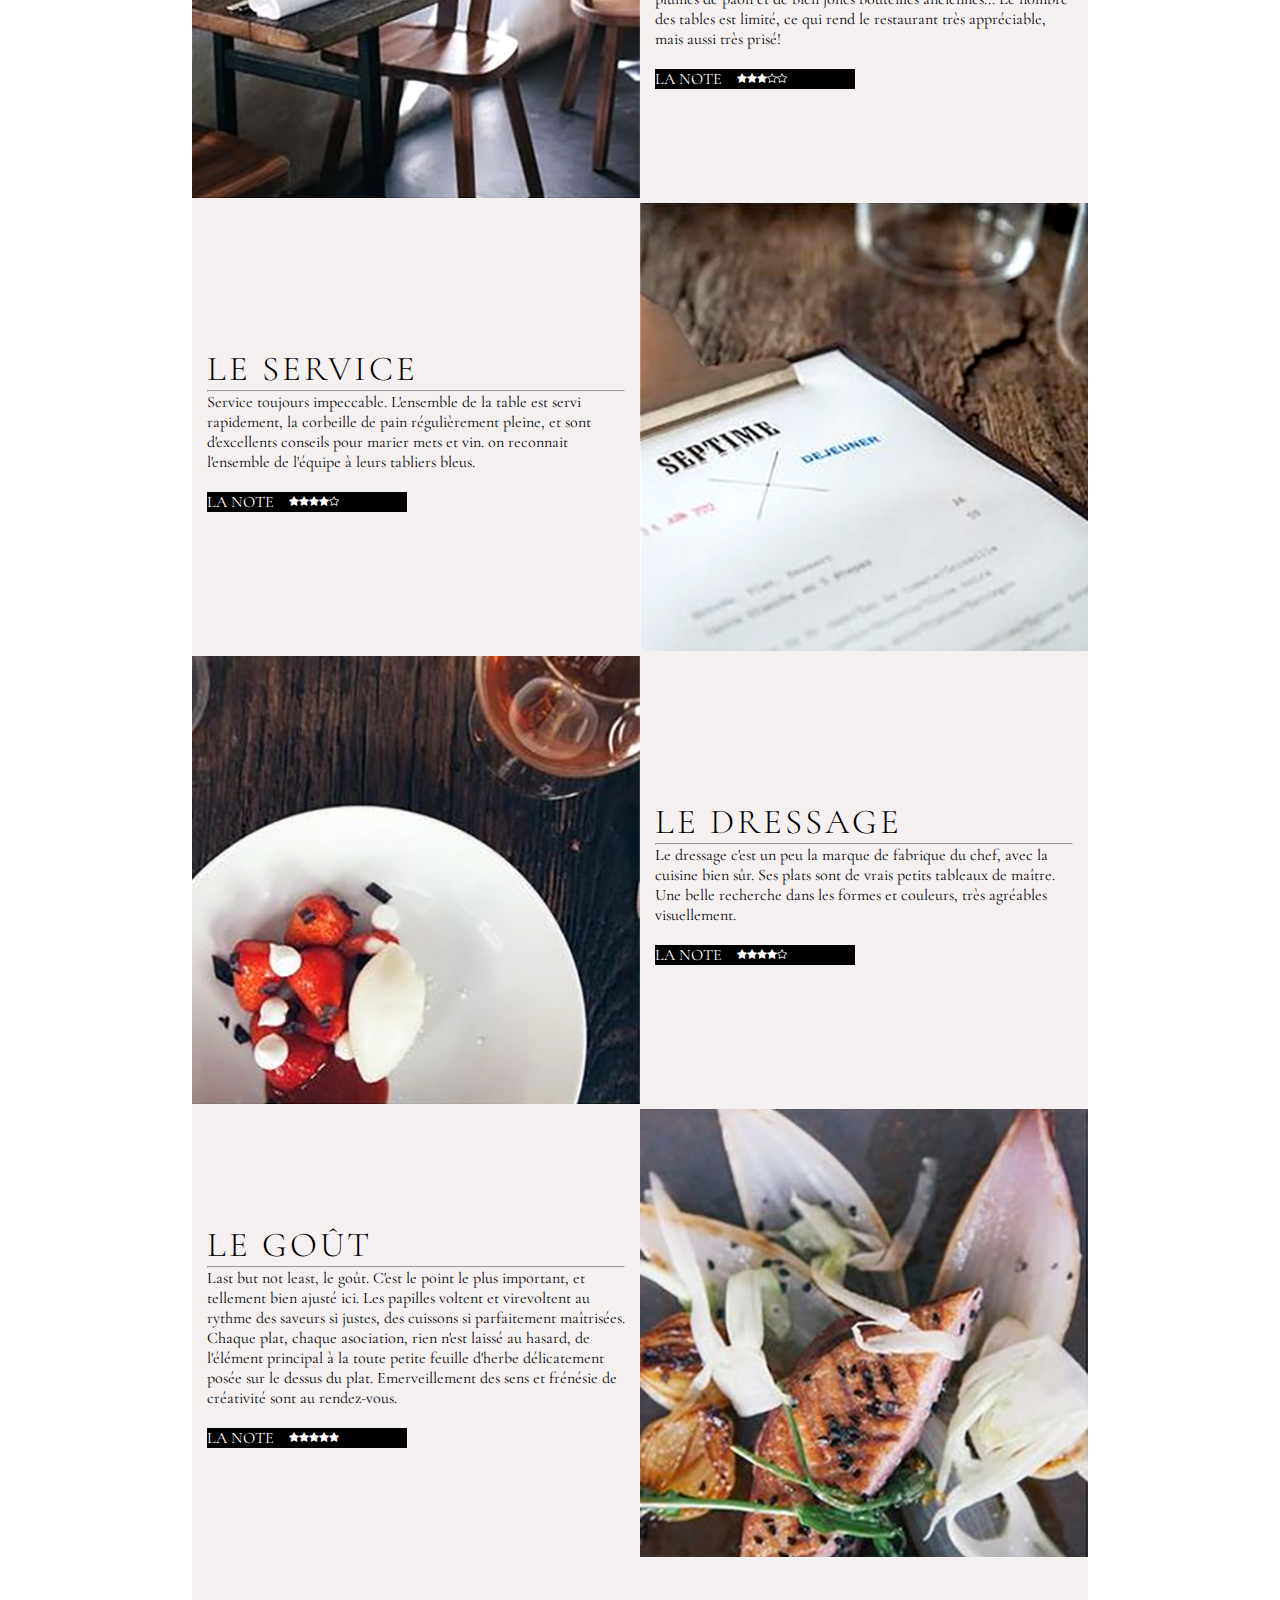
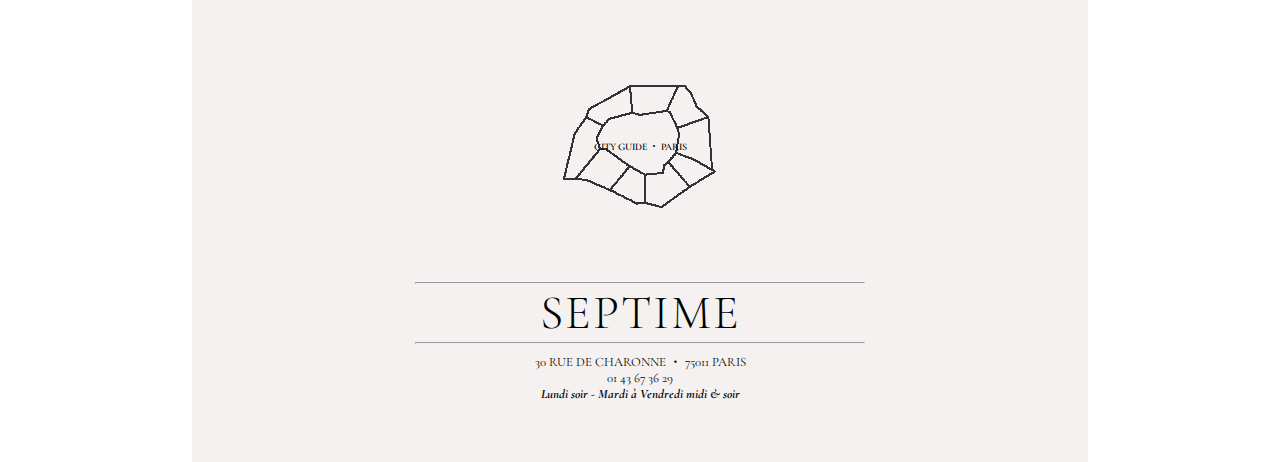
<file: septime/septime.html>
<!DOCTYPE html>
<html lang="fr">

<head>
    <meta charset="UTF-8">
    <meta name="viewport" content="width=device-width, initial-scale=1.0">
    <meta http-equiv="X-UA-Compatible" content="IE=edge">


    <link rel="stylesheet" href="https://cdn.jsdelivr.net/npm/bootstrap-icons@1.11.1/font/bootstrap-icons.css">

    <link rel="stylesheet" href="assets/css/septime.css">

    <title>Septime</title>
</head>

<body>
    <div id="container">


        <!-- *********nav************-->
        <header>
            <div id="titre">
                <div>
                    <h2>CITY GUIDE <i class="bi bi-dot"></i> PARIS</h2>
                    <hr>
                    <h1>SEPTIME</h1>
                    <hr>
                </div>
                <nav>
                    <ul>
                        <li><a href="#salle">Salle</a></li>
                        <li><a href="#service">- Service</a></li>
                        <li><a href="#dressage">- Dressage</a></li>
                        <li><a href="#gout">- Goût</a></li>
                    </ul>
                </nav>
            </div>
            <div id="presentation">
                <div>
                    <img src="assets/img/assiette.png" alt="assiette">
                </div>
                <div>
                    <p class="titrePlat">Exemple de plat</p>
                    <p>MERLU DE LIGNE</p>
                    <p>CAROTTES NOUVELLES</p>
                    <p>EPICES DOUCES</p>
                </div>
                <hr>
            </div>
        </header>



        <main>
            <article class="article" id="salle">
                <div class="img">
                    <img src="assets/img/resto_01.jpg" alt="salle">
                </div>
                <div class="text">
                    <h2 class="title">LA SALLE</h2>
                    <hr>
                    <p> Ambiance brute, tables en bois ancien,béton ciré au sol. La salle lumineuse est très
                        agréable,
                        elle st ouverte sur la cuisine. Au fond de la salle, une jolie table ronde a une vue sur
                        un
                        petit jardin parisien. A l'entrée, un joli sol en carreaux de céramique, quelques plumes
                        de
                        paon
                        et de bien jolies bouteilles anciennes... Le nombre des tables est limité, ce qui rend
                        le
                        restaurant très appréciable, mais aussi très prisé! </p>
                    <div class="note">
                        <p>LA NOTE</p>
                        <i class="bi bi-star-fill"></i>
                        <i class="bi bi-star-fill"></i>
                        <i class="bi bi-star-fill"></i>
                        <i class="bi bi-star"></i><i class="bi bi-star"></i>
                    </div>
                </div>
            </article>


            <article class="article" id="service">

                <div class="img reverse">
                    <img src="assets/img/resto_02.jpg" alt="menu">
                </div>
                <div class="text">
                    <div>
                        <h2 class="title">LE SERVICE</h2>
                        <hr>
                        <p>Service toujours impeccable. L'ensemble de la table est servi rapidement, la corbeille de
                            pain régulièrement pleine, et sont d'excellents conseils pour marier mets et vin. on
                            reconnait l'ensemble de l'équipe à leurs tabliers bleus.</p>
                    </div>
                    <div class="note">
                        <p>LA NOTE</p>
                        <i class="bi bi-star-fill"></i>
                        <i class="bi bi-star-fill"></i>
                        <i class="bi bi-star-fill"></i>
                        <i class="bi bi-star-fill"></i><i class="bi bi-star"></i>
                    </div>
                </div>
            </article>

            <article class="article" id="dressage">
                <div class="img">
                    <img src="assets/img/resto_03.jpg" alt="plat">
                </div>
                <div class="text">
                    <div>
                        <h2 class="title">LE DRESSAGE</h2>
                        <hr>
                        <p>Le dressage c'est un peu la marque de fabrique du chef, avec la cuisine bien sûr. Ses plats
                            sont de vrais petits tableaux de maître. Une belle recherche dans les formes et couleurs,
                            très agréables visuellement.</p>
                    </div>
                    <div class="note">
                        <p>LA NOTE</p>
                        <i class="bi bi-star-fill"></i>
                        <i class="bi bi-star-fill"></i>
                        <i class="bi bi-star-fill"></i>
                        <i class="bi bi-star-fill"></i><i class="bi bi-star"></i>
                    </div>
                </div>
            </article>

            <article class="article" id="gout">
                <div class="img reverse">
                    <img src="assets/img/resto_04.jpg" alt="plat">
                </div>
                <div class="text">
                    <h2 class="title">LE GOÛT</h2>
                    <hr>
                    <p>Last but not least, le goût. C'est le point le plus important, et tellement bien ajusté ici.
                        Les papilles voltent et virevoltent au rythme des saveurs si justes, des cuissons si
                        parfaitement maîtrisées. Chaque plat, chaque asociation, rien n'est laissé au hasard, de
                        l'élément principal à la toute petite feuille d'herbe délicatement posée sur le dessus du
                        plat. Emerveillement des sens et frénésie de créativité sont au rendez-vous. </p>
                    <div class="note">
                        <p>LA NOTE</p>
                        <i class="bi bi-star-fill"></i>
                        <i class="bi bi-star-fill"></i>
                        <i class="bi bi-star-fill"></i>
                        <i class="bi bi-star-fill"></i><i class="bi bi-star-fill"></i>
                    </div>
                </div>
            </article>

        </main>

        <footer>
            <div class="plan">
                <p class="cityGuide">CITY GUIDE <i class="bi bi-dot"></i> PARIS</p>
            </div>
            <hr>
            <h2>SEPTIME</h2>
            <hr>
            <div class="contact">
                <p>30 RUE DE CHARONNE <i class="bi bi-dot"></i> 75011 PARIS</p>
                <P>01 43 67 36 29</P>
                <P class="horaire">Lundi soir - Mardi à Vendredi midi &amp soir</P>
            </div>


        </footer>
    </div>


</body>

</html>
</file>
<file: cake my day 1/assets/css/cakeMyDay.css>
* {
    box-sizing: border-box;
    padding: 0;
    margin: 0;
}

body {

    background: repeating-linear-gradient(90deg, #E2C9D7, #e4b5cf 20px, #E9D2DF 0, #E9D2DF 40px);
    font-family: Arial, Helvetica, sans-serif;

}
img{
    max-width: 100%;
}
#container {
    background-color: #ffffffbe;
    width: 70%;
    margin: 20px auto;
    border-left: solid 10px #b934a2;
}

/* ****************HEADER*********** */
header {
    display: flex;
    justify-content: space-between;
    background-color: white;
    height: 20vh;
    padding: 5px;
}
.logo{
    width: 100px;
}

h1 {
    background-color: #d8a9d0;
    color: white;
    font-weight: 300;
    font-size: larger;
    letter-spacing: 3px;
    margin-right: 5px;
}
h2 {
    font-weight: 200;
    font-size: 20px;
    letter-spacing: 3px;
    color: #b934a2;
    background-color: white;
    margin: 15px 0;
}

.adress {
    color: #b934a2;
    letter-spacing: 2px;
}
/*  ************section presentation************ */

.presentation{
    padding: 15px;
    width: 80%;
    margin: auto;
}
.presentationText {
    font-size: 20px;
}

.ps {
    font-size: 12px;
    margin-bottom: 15px;
}

/* **************SECTION FREE CUPCAKES********* */
.freeCupcake {
    display: flex;
    align-items: start;
}

.cupcake1 {
    width: 100%;
}

.cupcakeCard {
    margin: 0 15px;
    width: 50%;
    display: flex;
    justify-content: space-evenly;
}
.legende{
    margin: 0 10px;
}
.legende p{
    font-size: 14px;
}
.freeCupcake h2{
    margin: 0;
}

.why {
    width: 50%;
    margin-right: 20px;
}

button {
    background-color: #b934a2;
    color: white;
    border: solid 0.5px black;
    font-weight: 600;
    width: 100px;
    height: 30px;
}

/* *****************SECTION SAMPLE*********** */
.sample {
    display: flex;
    justify-content: space-around
}

figure {
    width: 30%;
    margin: 10px;

}

figure img {
    width: 100%;

}

figcaption {
    height: 30%;
    background-color: #f1ebef;
    padding: 10px;
    font-size: 0.8em;
    overflow: hidden;
    text-overflow: ellipsis;
    
}

/* *********************FOOTER**************** */
footer {
    display: flex;
    justify-content: space-around;
}

tr:nth-child(odd) {
    background-color: #e967d3b6;
}

tr:nth-child(even) {
    background-color: white;
}

table tr,
table th {
    font-weight: 400;
}

.hours,
.map {
    width: 45%;
}

.hours {
    text-align: center;
}

table {
    width: 100%;
}

iframe {
    width: 100%;
}

/* *****************MEDIA QUERIES ********************/
@media screen and (max-width:770px) {
    #container {
        border: none;
        width: 100%;
    }

    header {
        flex-direction: column;
        align-items: center;
        height: 50vh;
    }

    h1 {
        display: none;
    }

    h2 {
        color: rgb(49, 48, 48);
        background-color: #ffffff00;
        padding: 20px;
        letter-spacing: 2px;
    }
    p{
        color: rgb(49, 49, 49);
    }

    .logo {
        width: 30%;
        padding-top: 20px;
    }

    .adress {
        color: black;
    }

    .day {
        display: none;
    }

    .presentation {
        width: 100%;
        background-color: #b934a2;
        padding: 20px;
    }

    .freeCupcake {
        display: flex;
        flex-direction: column;
    }

    .cupcakeCard,
    .why {
        width: 100%;
        margin: 0;
    }

    .cupcakeImg {
        width: 50%;
    }

    .why p {
        padding: 20px;
    }

    button {
        background-color: rgb(233, 228, 231);
        color: rgb(95, 94, 94);
        border: none;
        border-radius: 10px;
        text-transform: lowercase;
        font-size: medium;
        font-weight: 400;
        height: 40px;
        box-shadow: 4px 5px 16px -5px rgba(0, 0, 0, 0.43);
    }

    button:hover {
        box-shadow: inset 3px 1px 16px -5px rgba(0, 0, 0, 0.43);
    }

    .bgMobile, footer {
        background: repeating-linear-gradient(90deg, #E2C9D7, #e4b5cf 20px, #E9D2DF 0, #E9D2DF 40px);
    }
    .sample{
        display: flex;
        flex-direction: column;
    }
    figure{
        width: 95%; 
    }
    figcaption{
        background-color: #e2c9d700;
    }
    footer{
        justify-content: space-between;
    }
    .map{
        display: none;
    }

    tr:nth-child(odd), tr:nth-child(even){
        background-color: #e2c9d700;
    }
}

@media screen and (max-width:575px){

    #container {
        border: none;
        width: 100%;
    }

    header {
        flex-direction: column;
        align-items: center;
        height: 40vh;
    }

    h1 {
        display: none;
    }

    h2 {
        color: rgb(49, 48, 48);
        background-color: #ffffff00;
        padding: 20px;
        letter-spacing: 2px;
    }
    p{
        color: rgb(49, 49, 49);
    }

    .logo {
        width: 30%;
        padding-top: 20px;
    }

    .adress {
        color: black;
    }

    .day {
        display: none;
    }

    .presentation {
        width: 100%;
        background-color: #b934a2;
        padding: 20px;
    }

    .freeCupcake {
        display: flex;
        flex-direction: column;
    }

    .cupcakeCard,
    .why {
        width: 100%;
        margin: 0;
    }

    .cupcakeImg {
        width: 50%;
    }

    .why p {
        padding: 20px;
    }

    button {
        background-color: rgb(233, 228, 231);
        color: rgb(95, 94, 94);
        border: none;
        border-radius: 10px;
        text-transform: lowercase;
        font-size: medium;
        font-weight: 400;
        height: 40px;
        box-shadow: 4px 5px 16px -5px rgba(0, 0, 0, 0.43);
    }

    button:hover {
        box-shadow: inset 3px 1px 16px -5px rgba(0, 0, 0, 0.43);
    }

    .bgMobile, footer {
        background: repeating-linear-gradient(90deg, #E2C9D7, #e4b5cf 20px, #E9D2DF 0, #E9D2DF 40px);
    }
    .sample{
        display: flex;
        flex-direction: column;
    }
    figure{
        width: 95%; 
    }
    figcaption{
        background-color: #e2c9d700;
    }
    footer{
        justify-content: space-between;
    }
    .map{
        display: none;
    }

    tr:nth-child(odd), tr:nth-child(even){
        background-color: #e2c9d700;
    }
}
</file>
<file: casa 2/assets/css/casa2.css>
*{
    box-sizing: border-box;
    margin: 0;
    padding: 0;
}
body {
    font-family: verdana, geneva, tahoma, sans-serif;
}
img{
    max-width: 100%;
}
:root
{
    --blanc: #fff;
    --gris-clair: #ddd;
    --gris-transparent: rgba(0,0,0,0.212);
    --gris: rgb(155,155,155);
    --gris-fonce:rgb(94,94,94);
    --bleu-clair: #c1d2d9;
    --bleu-fonce: #7bafc9;
    --orange: orange;
}

/* ****************HEADER************* */

/* ---------------NAV----------------- */

header{
    background-image: url("../img/bg.jpg");
    background-repeat: no-repeat;
    background-size: cover;
    background-position: center;
    height: 90vh;
}
#navigation{
    background-color: var(--gris-transparent);
    padding: 0 10px;
    display: flex;
    justify-content: space-around;
    align-items:center;
}
h1{
    font-family: 'ephesis', cursive;
    font-size: 1.5em;
    color: var(--blanc);
    margin: 15px;
    
}
nav a{
    text-decoration: none;
    color: var(--blanc);
    border-radius: 30px;
    padding: 10px 20px;
    transition: 1s ease;
}
#liste{
    list-style-type: none;
    display: flex;
    justify-content: space-between;
}
nav a:hover{
    background-color: var(--bleu-fonce);
}

#contact{
    border: 1px solid var(--blanc);
}

/* -----------EN-TETE---------------- */

#presentation{
    color: var(--blanc);
    text-align: center;
}
#presentation h2{
    font-family: 'ephesis' , cursive;
    font-size: 4em;
    font-weight: lighter;
    text-transform: capitalize;
}
#presentation p{
    font-size: 13px;
}

/* ---------RECHERCHE------------------ */

#recherche{
    background-color: var(--bleu-clair);
    color: var(--bleu-fonce);
    height: 10vh;
    text-transform: uppercase;
    font-weight: 800;
    font-size: 15px;
    display: flex;
    justify-content: space-around;
    align-items: center;
}
/* *************MAIN******************* */
#container{
    margin: auto;
    width: 70%;

}
.ligne{
    display: flex;
    flex-wrap: wrap;
    justify-content: space-between;
}
article{
    flex: 0 1 calc(33.33% - 20px);
    /* 33.33% est la largeur souaitée (3 colonnes, 20px est l'espace entre les articles */
}
.annonce{
    border: 1px solid var(--gris-clair);
    position: relative;
}
.texte h2{
    color: var(--gris-fonce);
    padding-bottom: 8px;
}
.texte{
    color: var(--gris);
    padding: 10px 10px;
    font-size: 0.6em;
    line-height: 1.5;
}
.prix{
    position: absolute;
    top: 5px; left: 5px;
    background-color: var(--blanc);
    border-radius: 3px;
    font-size: 10px;
    padding: 8px;
}
/* ---------BUTTON------------------- */

.more{
    text-align: center;
    margin-bottom: 20px;
}
.more button{
    padding: 10px 20px;
    background-color: transparent;
    color: var(--bleu-fonce);
    border: 1px solid var(--bleu-fonce);
    border-radius: 30px;
    transition: 1s ease;
}
.more button:hover{
    color: var(--blanc);
    background-color: var(--bleu-fonce);
    border: 1px solid var(--blanc)
}

/* ************FOOTER****************** */
footer{
    height: 300px;
    background-color: var(--bleu-fonce);
    font-size: 0.8em;
}
.container{
    margin: auto;
    width: 70%;
    color: var(--blanc);
    line-height: 1.8;
}
.container a{
    text-decoration: none;
    color: var(--blanc);
    padding: 0 10px;
}
.container hr{
    color: var(--blanc);
    size: 1px;
}
.footer{
    display: flex;
    justify-content: space-around;
    padding: 70px 0 30px 0;
    height: 30vh;
}
.row{
    display: flex;
    justify-content: space-around;
    width: 50%;
    padding: 0 20px;
}
.col{
    width: 50%;
    display: flex;
    flex-direction: column;
    justify-content: space-around;
}

footer hr{
    color: var(--blanc);
}
.copyright{
    font-size: 0.8em;
    text-align: center;
    padding-top: 10px;
}
</file>
<file: casa/assets/css/casa.css>
* {
    box-sizing: border-box;
}

/* border-sizing nous permet de ne pas modifier la largeur et la hauteur des éléments boite même si on met un padding (pour les colonnes) */

body {
    margin: 0;
    padding: 0;
    font-family: verdana, geneva, tahoma, sans-serif;
}

img {
    max-width: 100%;
    /* toutes les images ont une taille max qui est celle de leur parent */
}


/****** Mes couleurs en variables *******/
:root {
    --blanc: #fff;
    --gris-clair: #ddd;
    --gris-transparent: rgba(0, 0, 0, 0.212);
    --gris: rgb(155, 155, 155);
    --gris-fonce: rgb(94, 94, 94);
    --bleu-clair: #c1d2d9;
    --bleu-fonce: #7bafc9;
    --orange: orange;
}

/* *********HEADER********** */

/* ---------NAV----------- */

header {
    background-image: url("/casa/assets/img/bg.jpg");
    height: 90vh;
    /* vh signifie viewport height--> il représente 90% de l'écran de l'utilisateur peu importe la taille de l'écran */
    background-size: cover;
    /* on couvre tout notre header */
    background-position: center;
    /* on centre l'image */
    background-repeat: no-repeat;
}

#navigation {
    display: flex;
    justify-content: space-around;
    align-items: center;
    background-color: var(--gris-transparent);
}


h1 {
    color: var(--blanc);
    font-family: 'ephesis', cursive;
}

nav a {
    text-decoration: none;
    color: var(--blanc);
    border-radius: 30px;
    padding: 15px 20px;
    transition: 2s ease;
}

nav a:hover {
    background-color: var(--bleu-clair);
}

nav a:last-of-type {
    /* pour cibler le dernier c-a-d contact */
    border: 1px solid;
}

/* ---------EN-TETE------------ */
#presentation {
    color: var(--blanc);
    text-align: center;
}

#presentation h2 {
    font-family: 'ephesis', cursive;
    font-size: 5em;
    font-weight: lighter;
    text-transform: capitalize;
    margin: 15px 0 0 0;
}

#presentation p {
    margin: 0;
}

/* ********PARTIE RECHERCHE********* */

#recherche {
    background-color: var(--bleu-clair);
    color: var(--bleu-fonce);
    height: 10vh;
    display: flex;
    justify-content: space-around;
    align-items: center;
}

#recherche p {
    font-size: 1.3em;
    font-weight: 600;
    text-transform: uppercase;
}

#recherche i {
    font-size: 1.2em;
}

/* *********MAIN************ */

.container {
    width: 70%;
    margin: auto;
}

.annonce {
    position: relative;
    border: 1px solid var(--gris-clair);
}

.prix {
    position: absolute;
    top: 5px;
    left: 5px;
    background-color: var(--blanc);
    padding: 10px 5px;
    border-radius: 5px;
}

.texte {
    padding: 15px;
}

.texte h2 {
    font-size: 1em;
    color: var(--gris-fonce);
}

.texte p {
    font-size: 0.8em;
    color: var(--gris);
}

/* *************BUTTON************ */
.more {
    text-align: center;
    height: 70px;
}

.more button {
    height: 50px;
    border-radius: 50px;
    padding: 10px 20px;
    border: 1px solid var(--bleu-fonce);
    color: var(--bleu-fonce);
    background-color: transparent;
    transition: 1s ease;
}

.more button:hover {
    background-color: var(--bleu-fonce);
    color: var(--blanc);
    border: 1 px solid var(--blanc);
}

/* *************FOOTER*************** */

footer {
    background-color: var(--bleu-fonce);
    color: var(--blanc);
}

footer a {
    color: var(--blanc);
    text-decoration: none;
}

footer p {
    line-height: 35px;
}

/* *******ICONES RESEAUX SOCIO********* */
.bi {
    padding-right: 25px;
    font-size: 1.2em;
}

footer a:hover {
    color: var(--orange);
}

footer hr {
    color: var(--blanc);
    background-color: var(--blanc);
}

.copyright {
    text-align: center;
    margin-bottom: 0;
    padding-bottom: 10px;
}



/* *********RANGEES ET COLONNES****** */


.row {
    display: flex;
    flex-wrap: wrap;
}

.col-1 {
    width: 8.333333%;
    padding: 25px;
}

.col-2 {
    width: 16.666666%;
    padding: 25px;
}

.col-3 {
    width: 25%;
    padding: 25px;
}

.col-4 {
    width: 33.333333%;
    padding: 25px;
}

.col-5 {
    width: 41.666666%;
    padding: 25px;
}

.col-6 {
    width: 50%;
    padding: 25px;
}

.col-7 {
    width: 58.333333%;
    padding: 25px;
}

.col-8 {
    width: 66.666666%;
    padding: 25px;
}

.col-9 {
    width: 75%;
    padding: 25px;
}

.col-10 {
    width: 83.333333%;
    padding: 25px;
}

.col-11 {
    width: 91.666666%;
    padding: 25px;
}

.col-12 {
    width: 100%;
    padding: 25px;
}

/*  *******Media queries******************* */
@media screen and (max-width:991px) and (min-width:768px) {
    .col-4 {
        width: 50%;
    }

    #navigation {
        flex-direction: column;
        height: 130px;
    }

    h1 {
        margin: 0 auto;
    }

    .col-2 {
        width: 30%;
    }
}

@media screen and (max-width:767px) {
    .col-4 {
        width: 100%;
    }

    #navigation {
        flex-direction: column;
        height: 130px;
    }

    h1 {
        margin: 0 auto;
    }

    .col-2 {
        width: 100%;
        text-align: center;
    }

    .col-6 {
        width: 100%;
    }


}


/*  CASA ----> MEDIA QUERIES */
/* Pour smartphone max = 767px */
/* tablette entre 768px et 991px */
</file>
<file: septime/assets/css/septime.css>
@import url('https://fonts.googleapis.com/css2?family=Cormorant+Garamond:ital,wght@0,300;0,400;0,500;1,300;1,400&display=swap');

*{
    box-sizing: border-box;
    margin: 0;
    padding: 0;
    scroll-behavior: smooth;
}

#container{
    width: 70%;
    margin: 0 auto;
    font-family: 'Cormorant Garamond', serif;
    background-color: rgb(245, 241, 241);
}
img{
    width: 100%;
}
/* *****NAV******** */
#titre{
    text-align: center;
    height: 30vh;
    padding-top: 100px;
    color:  rgb(48, 49, 49);
}
#titre h2{
    font-size: 15px;
    font-weight: 100;
}
#titre hr, footer hr{
    width: 450px;
    margin: auto;
    size: 1px;
    color: rgba(5, 5, 5, 0.205);
}
#titre h1, footer h2{
    font-size: 3em;
    font-weight: 200;
    letter-spacing: 2px;
}
nav ul{
    display: flex;
    justify-content: center;
    font-style: italic;
    list-style-type: none; 
    padding-top: 5px;  
}
nav a{
    font-size: 15px;
    text-decoration: none;
    margin-top: 20px;
    padding: 20px 5px;
    color: rgb(14, 13, 13);
}
nav a:hover{
    text-decoration: underline;
}

/* *****PRESENTATION************** */
#presentation{
    position: relative;
    height: 120vh;
    display: flex;
    justify-content: space-evenly;
    align-items: center;
}
#presentation hr{
width: 500px;
size: 1px;
position: absolute;
top: 360px; left: 400px;
color: rgba(5, 5, 5, 0.205);
}
.titrePlat{
    font-style: italic;
    padding-bottom: 5px;
}


/* **********ARTICLES************* */
.article{
display: flex;
align-items: center;
}

.article .text,.article .img{
    width: 50%;
}
.text{
    padding-right: 15px;
    padding-left: 15px;
}

.reverse{
    order:2;
}
.note{
    display: flex;
    align-items: center;
    margin-top: 20px;
    background-color: black;
    width: 200px;

}
.note p, .note i{
    color: white;
}
.note i{
    font-size: 10px;
} 
.note p{
    margin-right: 15px;
   
}
.title{
    font-size: 35px;
    font-weight: 100;
    letter-spacing: 3px;
}

/* *******FOOTER************** */

footer{
    height: 50vh;
    margin-top: 50px;
}
footer img{
    filter: opacity(20%);
}
.plan{
    height: 30vh;
    background: url(../img/plan.png) no-repeat center;
    display: flex;
    justify-content: center;
    align-items: center;
    margin: auto;  
}
.cityGuide{
    font-size: 10px;
    font-weight: 600;
    text-align: center;
    top: 60px; right: 430px;
}
footer h2{
    text-align: center;
}
.contact{
    margin-top: 10px;
    text-align: center;
    font-size: 0.8em;
}
.horaire{
    font-style: italic;font-weight: bold;
}
</file>
<file: minimo bootstrap/assets/css/minimoBootstrap.css>
* {
    box-sizing: border-box;
}

body {
    font-family: 'Times New Roman', Times, serif;
    scroll-behavior: smooth;
}

.logo {
    font-family: 'IBM Plex Sans', sans-serif;
    font-weight: 300;
    padding-left: 50px;
}

h2 {
    font-family: Verdana, Geneva, Tahoma, sans-serif;
    color: rgb(155, 155, 155);
    font-size: 12px;
    text-transform: uppercase;
}

h3 {
    color: rgb(90, 90, 90);
    font-weight: 300;
    font-size: 22px;
}

/* img {
    max-width: 100%;
} */
input {
    border: none;
    border-bottom: 2px solid rgb(90, 90, 90);
    background-color: rgb(233, 233, 233);
    padding: 2px 2px 7px 4px;
}
.newsletter, footer{
    background-color: rgb(233, 233, 233);
}
footer a{
    text-decoration: none;
    color: rgb(90, 90, 90);
}
</file>
